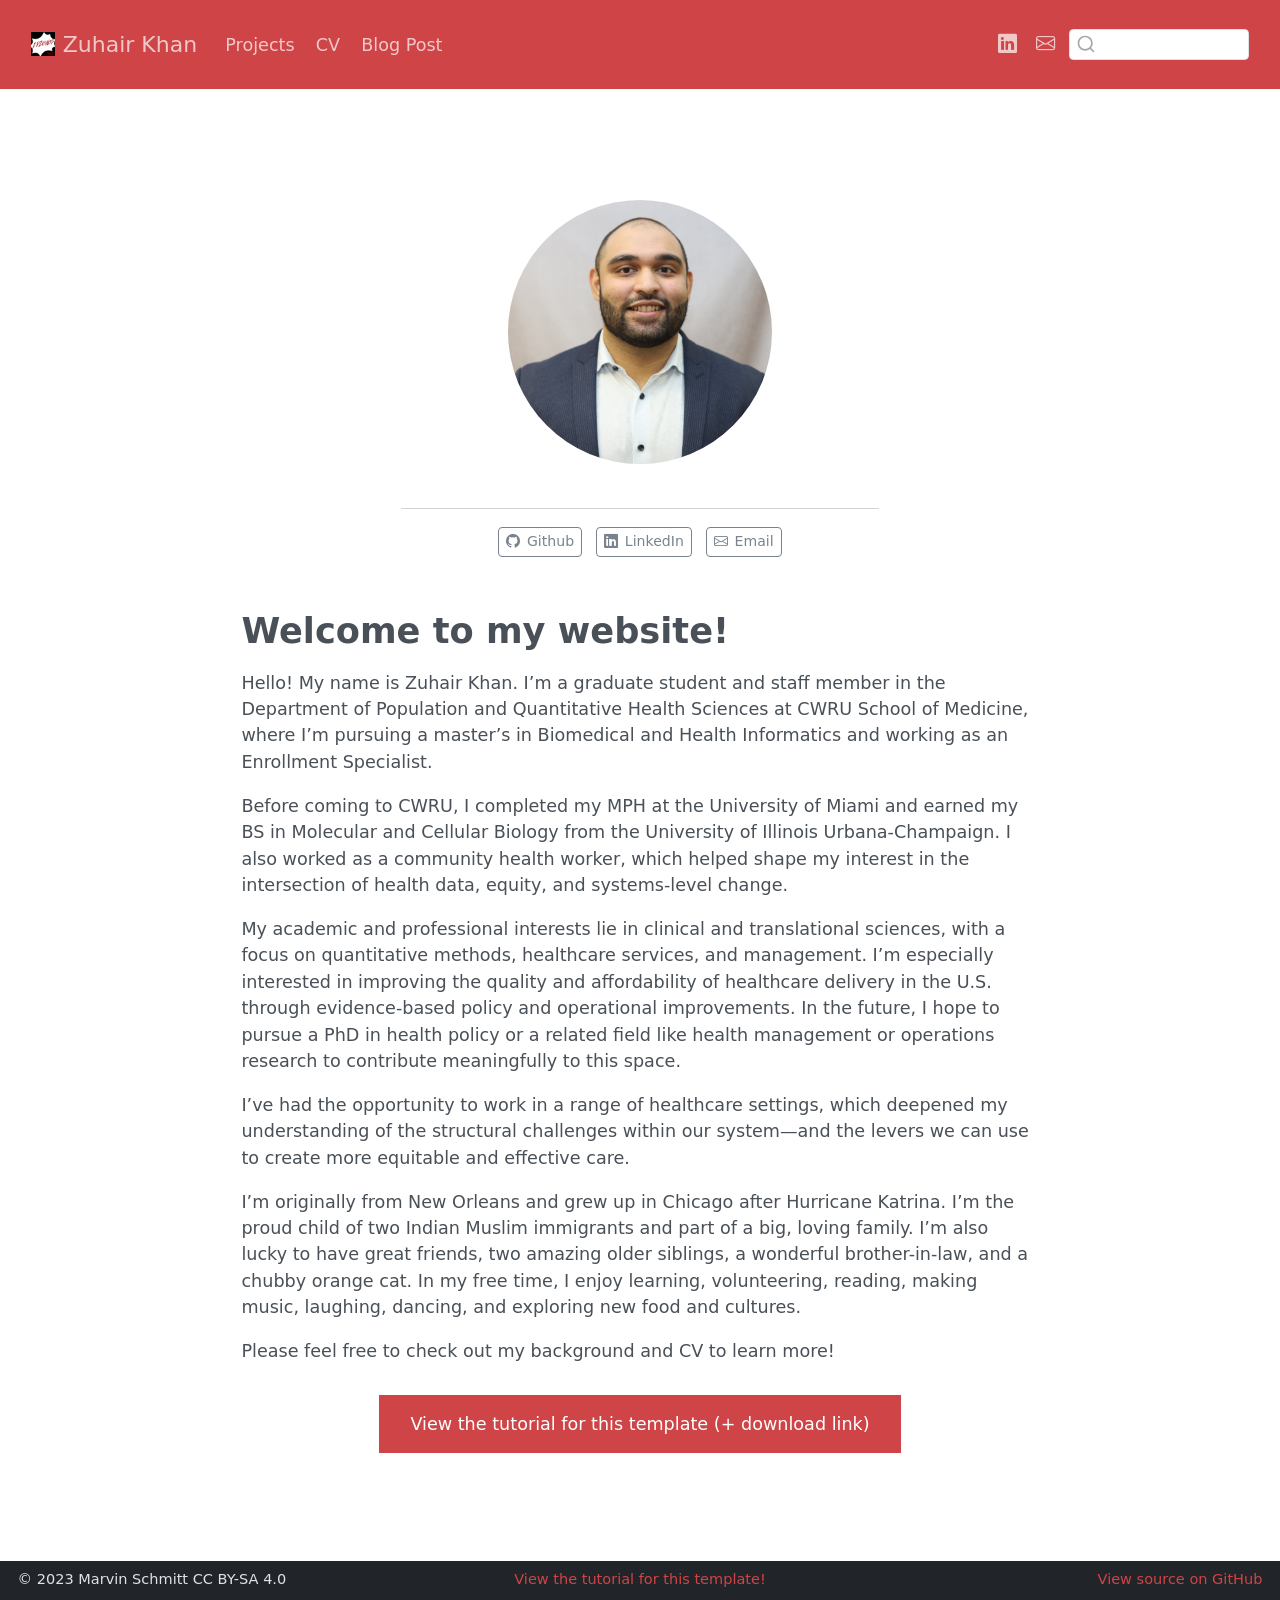
<file: docs/index.html>
<!DOCTYPE html>
<html xmlns="http://www.w3.org/1999/xhtml" lang="en" xml:lang="en"><head>

<meta charset="utf-8">
<meta name="generator" content="quarto-1.5.57">

<meta name="viewport" content="width=device-width, initial-scale=1.0, user-scalable=yes">


<title>Zuhair Khan</title>
<style>
code{white-space: pre-wrap;}
span.smallcaps{font-variant: small-caps;}
div.columns{display: flex; gap: min(4vw, 1.5em);}
div.column{flex: auto; overflow-x: auto;}
div.hanging-indent{margin-left: 1.5em; text-indent: -1.5em;}
ul.task-list{list-style: none;}
ul.task-list li input[type="checkbox"] {
  width: 0.8em;
  margin: 0 0.8em 0.2em -1em; /* quarto-specific, see https://github.com/quarto-dev/quarto-cli/issues/4556 */ 
  vertical-align: middle;
}
</style>


<script src="site_libs/quarto-nav/quarto-nav.js"></script>
<script src="site_libs/clipboard/clipboard.min.js"></script>
<script src="site_libs/quarto-search/autocomplete.umd.js"></script>
<script src="site_libs/quarto-search/fuse.min.js"></script>
<script src="site_libs/quarto-search/quarto-search.js"></script>
<meta name="quarto:offset" content="./">
<link href="./img/logoo2.png" rel="icon" type="image/png">
<script src="site_libs/quarto-html/quarto.js"></script>
<script src="site_libs/quarto-html/popper.min.js"></script>
<script src="site_libs/quarto-html/tippy.umd.min.js"></script>
<link href="site_libs/quarto-html/tippy.css" rel="stylesheet">
<link href="site_libs/quarto-html/quarto-syntax-highlighting.css" rel="stylesheet" id="quarto-text-highlighting-styles">
<script src="site_libs/bootstrap/bootstrap.min.js"></script>
<link href="site_libs/bootstrap/bootstrap-icons.css" rel="stylesheet">
<link href="site_libs/bootstrap/bootstrap.min.css" rel="stylesheet" id="quarto-bootstrap" data-mode="light">
<script id="quarto-search-options" type="application/json">{
  "location": "navbar",
  "copy-button": false,
  "collapse-after": 3,
  "panel-placement": "end",
  "type": "textbox",
  "limit": 50,
  "keyboard-shortcut": [
    "f",
    "/",
    "s"
  ],
  "language": {
    "search-no-results-text": "No results",
    "search-matching-documents-text": "matching documents",
    "search-copy-link-title": "Copy link to search",
    "search-hide-matches-text": "Hide additional matches",
    "search-more-match-text": "more match in this document",
    "search-more-matches-text": "more matches in this document",
    "search-clear-button-title": "Clear",
    "search-text-placeholder": "",
    "search-detached-cancel-button-title": "Cancel",
    "search-submit-button-title": "Submit",
    "search-label": "Search"
  }
}</script>


</head>

<body class="nav-fixed fullcontent">

<div id="quarto-search-results"></div>
  <header id="quarto-header" class="headroom fixed-top">
    <nav class="navbar navbar-expand-lg " data-bs-theme="dark">
      <div class="navbar-container container-fluid">
      <div class="navbar-brand-container mx-auto">
    <a href="./index.html" class="navbar-brand navbar-brand-logo">
    <img src="./img/logoo.png" alt="" class="navbar-logo">
    </a>
    <a class="navbar-brand" href="./index.html">
    <span class="navbar-title">Zuhair Khan</span>
    </a>
  </div>
            <div id="quarto-search" class="" title="Search"></div>
          <button class="navbar-toggler" type="button" data-bs-toggle="collapse" data-bs-target="#navbarCollapse" aria-controls="navbarCollapse" role="menu" aria-expanded="false" aria-label="Toggle navigation" onclick="if (window.quartoToggleHeadroom) { window.quartoToggleHeadroom(); }">
  <span class="navbar-toggler-icon"></span>
</button>
          <div class="collapse navbar-collapse" id="navbarCollapse">
            <ul class="navbar-nav navbar-nav-scroll me-auto">
  <li class="nav-item">
    <a class="nav-link" href="./projects/index.html"> 
<span class="menu-text">Projects</span></a>
  </li>  
  <li class="nav-item">
    <a class="nav-link" href="./cv/index.html"> 
<span class="menu-text">CV</span></a>
  </li>  
  <li class="nav-item">
    <a class="nav-link" href="./blog/index.html"> 
<span class="menu-text">Blog Post</span></a>
  </li>  
</ul>
            <ul class="navbar-nav navbar-nav-scroll ms-auto">
  <li class="nav-item compact">
    <a class="nav-link" href="https://www.linkedin.com/in/zuhair-khan-/"> <i class="bi bi-linkedin" role="img">
</i> 
<span class="menu-text"></span></a>
  </li>  
  <li class="nav-item compact">
    <a class="nav-link" href="mailto:zmk27@case.edu"> <i class="bi bi-envelope" role="img" aria-label="email">
</i> 
<span class="menu-text"></span></a>
  </li>  
</ul>
          </div> <!-- /navcollapse -->
            <div class="quarto-navbar-tools">
</div>
      </div> <!-- /container-fluid -->
    </nav>
</header>
<!-- content -->
<div id="quarto-content" class="quarto-container page-columns page-rows-contents page-layout-article page-navbar">
<!-- sidebar -->
<!-- margin-sidebar -->
    
<!-- main -->
<main class="content" id="quarto-document-content">




<div class="quarto-about-jolla">
  <img src="img/headshot2.jpg" class="about-image
  round " style="height: 15em; width: 15em;">
 <div id="about-block">
</div> 
  <hr class="about-sep">
   <div class="about-links">
  <a href="https://github.com/zmk27" class="about-link" rel="" target="">
    <i class="bi bi-github"></i>
     <span class="about-link-text">Github</span>
  </a>
  <a href="https://www.linkedin.com/in/zuhair-khan-/" class="about-link" rel="" target="">
    <i class="bi bi-linkedin"></i>
     <span class="about-link-text">LinkedIn</span>
  </a>
  <a href="mailto:zmk27@case.edu" class="about-link" rel="" target="">
    <i class="bi bi-envelope"></i>
     <span class="about-link-text">Email</span>
  </a>
</div>
</div>

<section id="welcome-to-my-website" class="level1">
<h1>Welcome to my website!</h1>
<p>Hello! My name is Zuhair Khan. I’m a graduate student and staff member in the Department of Population and Quantitative Health Sciences at CWRU School of Medicine, where I’m pursuing a master’s in Biomedical and Health Informatics and working as an Enrollment Specialist.</p>
<p>Before coming to CWRU, I completed my MPH at the University of Miami and earned my BS in Molecular and Cellular Biology from the University of Illinois Urbana-Champaign. I also worked as a community health worker, which helped shape my interest in the intersection of health data, equity, and systems-level change.</p>
<p>My academic and professional interests lie in clinical and translational sciences, with a focus on quantitative methods, healthcare services, and management. I’m especially interested in improving the quality and affordability of healthcare delivery in the U.S. through evidence-based policy and operational improvements. In the future, I hope to pursue a PhD in health policy or a related field like health management or operations research to contribute meaningfully to this space.</p>
<p>I’ve had the opportunity to work in a range of healthcare settings, which deepened my understanding of the structural challenges within our system—and the levers we can use to create more equitable and effective care.</p>
<p>I’m originally from New Orleans and grew up in Chicago after Hurricane Katrina. I’m the proud child of two Indian Muslim immigrants and part of a big, loving family. I’m also lucky to have great friends, two amazing older siblings, a wonderful brother-in-law, and a chubby orange cat. In my free time, I enjoy learning, volunteering, reading, making music, laughing, dancing, and exploring new food and cultures.</p>
<p>Please feel free to check out my background and CV to learn more!</p>
<div style="margin: 30px; text-align: center;">
<a class="btn btn-primary" href="https://www.marvinschmitt.com/blog/website-tutorial-quarto/" role="button" target="_blank" style="padding: 15px 30px;">View the tutorial for this template (+ download link)</a>
</div>



</section>

</main> <!-- /main -->
<script id="quarto-html-after-body" type="application/javascript">
window.document.addEventListener("DOMContentLoaded", function (event) {
  const toggleBodyColorMode = (bsSheetEl) => {
    const mode = bsSheetEl.getAttribute("data-mode");
    const bodyEl = window.document.querySelector("body");
    if (mode === "dark") {
      bodyEl.classList.add("quarto-dark");
      bodyEl.classList.remove("quarto-light");
    } else {
      bodyEl.classList.add("quarto-light");
      bodyEl.classList.remove("quarto-dark");
    }
  }
  const toggleBodyColorPrimary = () => {
    const bsSheetEl = window.document.querySelector("link#quarto-bootstrap");
    if (bsSheetEl) {
      toggleBodyColorMode(bsSheetEl);
    }
  }
  toggleBodyColorPrimary();  
  const isCodeAnnotation = (el) => {
    for (const clz of el.classList) {
      if (clz.startsWith('code-annotation-')) {                     
        return true;
      }
    }
    return false;
  }
  const onCopySuccess = function(e) {
    // button target
    const button = e.trigger;
    // don't keep focus
    button.blur();
    // flash "checked"
    button.classList.add('code-copy-button-checked');
    var currentTitle = button.getAttribute("title");
    button.setAttribute("title", "Copied!");
    let tooltip;
    if (window.bootstrap) {
      button.setAttribute("data-bs-toggle", "tooltip");
      button.setAttribute("data-bs-placement", "left");
      button.setAttribute("data-bs-title", "Copied!");
      tooltip = new bootstrap.Tooltip(button, 
        { trigger: "manual", 
          customClass: "code-copy-button-tooltip",
          offset: [0, -8]});
      tooltip.show();    
    }
    setTimeout(function() {
      if (tooltip) {
        tooltip.hide();
        button.removeAttribute("data-bs-title");
        button.removeAttribute("data-bs-toggle");
        button.removeAttribute("data-bs-placement");
      }
      button.setAttribute("title", currentTitle);
      button.classList.remove('code-copy-button-checked');
    }, 1000);
    // clear code selection
    e.clearSelection();
  }
  const getTextToCopy = function(trigger) {
      const codeEl = trigger.previousElementSibling.cloneNode(true);
      for (const childEl of codeEl.children) {
        if (isCodeAnnotation(childEl)) {
          childEl.remove();
        }
      }
      return codeEl.innerText;
  }
  const clipboard = new window.ClipboardJS('.code-copy-button:not([data-in-quarto-modal])', {
    text: getTextToCopy
  });
  clipboard.on('success', onCopySuccess);
  if (window.document.getElementById('quarto-embedded-source-code-modal')) {
    // For code content inside modals, clipBoardJS needs to be initialized with a container option
    // TODO: Check when it could be a function (https://github.com/zenorocha/clipboard.js/issues/860)
    const clipboardModal = new window.ClipboardJS('.code-copy-button[data-in-quarto-modal]', {
      text: getTextToCopy,
      container: window.document.getElementById('quarto-embedded-source-code-modal')
    });
    clipboardModal.on('success', onCopySuccess);
  }
    var localhostRegex = new RegExp(/^(?:http|https):\/\/localhost\:?[0-9]*\//);
    var mailtoRegex = new RegExp(/^mailto:/);
      var filterRegex = new RegExp('/' + window.location.host + '/');
    var isInternal = (href) => {
        return filterRegex.test(href) || localhostRegex.test(href) || mailtoRegex.test(href);
    }
    // Inspect non-navigation links and adorn them if external
 	var links = window.document.querySelectorAll('a[href]:not(.nav-link):not(.navbar-brand):not(.toc-action):not(.sidebar-link):not(.sidebar-item-toggle):not(.pagination-link):not(.no-external):not([aria-hidden]):not(.dropdown-item):not(.quarto-navigation-tool):not(.about-link)');
    for (var i=0; i<links.length; i++) {
      const link = links[i];
      if (!isInternal(link.href)) {
        // undo the damage that might have been done by quarto-nav.js in the case of
        // links that we want to consider external
        if (link.dataset.originalHref !== undefined) {
          link.href = link.dataset.originalHref;
        }
      }
    }
  function tippyHover(el, contentFn, onTriggerFn, onUntriggerFn) {
    const config = {
      allowHTML: true,
      maxWidth: 500,
      delay: 100,
      arrow: false,
      appendTo: function(el) {
          return el.parentElement;
      },
      interactive: true,
      interactiveBorder: 10,
      theme: 'quarto',
      placement: 'bottom-start',
    };
    if (contentFn) {
      config.content = contentFn;
    }
    if (onTriggerFn) {
      config.onTrigger = onTriggerFn;
    }
    if (onUntriggerFn) {
      config.onUntrigger = onUntriggerFn;
    }
    window.tippy(el, config); 
  }
  const noterefs = window.document.querySelectorAll('a[role="doc-noteref"]');
  for (var i=0; i<noterefs.length; i++) {
    const ref = noterefs[i];
    tippyHover(ref, function() {
      // use id or data attribute instead here
      let href = ref.getAttribute('data-footnote-href') || ref.getAttribute('href');
      try { href = new URL(href).hash; } catch {}
      const id = href.replace(/^#\/?/, "");
      const note = window.document.getElementById(id);
      if (note) {
        return note.innerHTML;
      } else {
        return "";
      }
    });
  }
  const xrefs = window.document.querySelectorAll('a.quarto-xref');
  const processXRef = (id, note) => {
    // Strip column container classes
    const stripColumnClz = (el) => {
      el.classList.remove("page-full", "page-columns");
      if (el.children) {
        for (const child of el.children) {
          stripColumnClz(child);
        }
      }
    }
    stripColumnClz(note)
    if (id === null || id.startsWith('sec-')) {
      // Special case sections, only their first couple elements
      const container = document.createElement("div");
      if (note.children && note.children.length > 2) {
        container.appendChild(note.children[0].cloneNode(true));
        for (let i = 1; i < note.children.length; i++) {
          const child = note.children[i];
          if (child.tagName === "P" && child.innerText === "") {
            continue;
          } else {
            container.appendChild(child.cloneNode(true));
            break;
          }
        }
        if (window.Quarto?.typesetMath) {
          window.Quarto.typesetMath(container);
        }
        return container.innerHTML
      } else {
        if (window.Quarto?.typesetMath) {
          window.Quarto.typesetMath(note);
        }
        return note.innerHTML;
      }
    } else {
      // Remove any anchor links if they are present
      const anchorLink = note.querySelector('a.anchorjs-link');
      if (anchorLink) {
        anchorLink.remove();
      }
      if (window.Quarto?.typesetMath) {
        window.Quarto.typesetMath(note);
      }
      // TODO in 1.5, we should make sure this works without a callout special case
      if (note.classList.contains("callout")) {
        return note.outerHTML;
      } else {
        return note.innerHTML;
      }
    }
  }
  for (var i=0; i<xrefs.length; i++) {
    const xref = xrefs[i];
    tippyHover(xref, undefined, function(instance) {
      instance.disable();
      let url = xref.getAttribute('href');
      let hash = undefined; 
      if (url.startsWith('#')) {
        hash = url;
      } else {
        try { hash = new URL(url).hash; } catch {}
      }
      if (hash) {
        const id = hash.replace(/^#\/?/, "");
        const note = window.document.getElementById(id);
        if (note !== null) {
          try {
            const html = processXRef(id, note.cloneNode(true));
            instance.setContent(html);
          } finally {
            instance.enable();
            instance.show();
          }
        } else {
          // See if we can fetch this
          fetch(url.split('#')[0])
          .then(res => res.text())
          .then(html => {
            const parser = new DOMParser();
            const htmlDoc = parser.parseFromString(html, "text/html");
            const note = htmlDoc.getElementById(id);
            if (note !== null) {
              const html = processXRef(id, note);
              instance.setContent(html);
            } 
          }).finally(() => {
            instance.enable();
            instance.show();
          });
        }
      } else {
        // See if we can fetch a full url (with no hash to target)
        // This is a special case and we should probably do some content thinning / targeting
        fetch(url)
        .then(res => res.text())
        .then(html => {
          const parser = new DOMParser();
          const htmlDoc = parser.parseFromString(html, "text/html");
          const note = htmlDoc.querySelector('main.content');
          if (note !== null) {
            // This should only happen for chapter cross references
            // (since there is no id in the URL)
            // remove the first header
            if (note.children.length > 0 && note.children[0].tagName === "HEADER") {
              note.children[0].remove();
            }
            const html = processXRef(null, note);
            instance.setContent(html);
          } 
        }).finally(() => {
          instance.enable();
          instance.show();
        });
      }
    }, function(instance) {
    });
  }
      let selectedAnnoteEl;
      const selectorForAnnotation = ( cell, annotation) => {
        let cellAttr = 'data-code-cell="' + cell + '"';
        let lineAttr = 'data-code-annotation="' +  annotation + '"';
        const selector = 'span[' + cellAttr + '][' + lineAttr + ']';
        return selector;
      }
      const selectCodeLines = (annoteEl) => {
        const doc = window.document;
        const targetCell = annoteEl.getAttribute("data-target-cell");
        const targetAnnotation = annoteEl.getAttribute("data-target-annotation");
        const annoteSpan = window.document.querySelector(selectorForAnnotation(targetCell, targetAnnotation));
        const lines = annoteSpan.getAttribute("data-code-lines").split(",");
        const lineIds = lines.map((line) => {
          return targetCell + "-" + line;
        })
        let top = null;
        let height = null;
        let parent = null;
        if (lineIds.length > 0) {
            //compute the position of the single el (top and bottom and make a div)
            const el = window.document.getElementById(lineIds[0]);
            top = el.offsetTop;
            height = el.offsetHeight;
            parent = el.parentElement.parentElement;
          if (lineIds.length > 1) {
            const lastEl = window.document.getElementById(lineIds[lineIds.length - 1]);
            const bottom = lastEl.offsetTop + lastEl.offsetHeight;
            height = bottom - top;
          }
          if (top !== null && height !== null && parent !== null) {
            // cook up a div (if necessary) and position it 
            let div = window.document.getElementById("code-annotation-line-highlight");
            if (div === null) {
              div = window.document.createElement("div");
              div.setAttribute("id", "code-annotation-line-highlight");
              div.style.position = 'absolute';
              parent.appendChild(div);
            }
            div.style.top = top - 2 + "px";
            div.style.height = height + 4 + "px";
            div.style.left = 0;
            let gutterDiv = window.document.getElementById("code-annotation-line-highlight-gutter");
            if (gutterDiv === null) {
              gutterDiv = window.document.createElement("div");
              gutterDiv.setAttribute("id", "code-annotation-line-highlight-gutter");
              gutterDiv.style.position = 'absolute';
              const codeCell = window.document.getElementById(targetCell);
              const gutter = codeCell.querySelector('.code-annotation-gutter');
              gutter.appendChild(gutterDiv);
            }
            gutterDiv.style.top = top - 2 + "px";
            gutterDiv.style.height = height + 4 + "px";
          }
          selectedAnnoteEl = annoteEl;
        }
      };
      const unselectCodeLines = () => {
        const elementsIds = ["code-annotation-line-highlight", "code-annotation-line-highlight-gutter"];
        elementsIds.forEach((elId) => {
          const div = window.document.getElementById(elId);
          if (div) {
            div.remove();
          }
        });
        selectedAnnoteEl = undefined;
      };
        // Handle positioning of the toggle
    window.addEventListener(
      "resize",
      throttle(() => {
        elRect = undefined;
        if (selectedAnnoteEl) {
          selectCodeLines(selectedAnnoteEl);
        }
      }, 10)
    );
    function throttle(fn, ms) {
    let throttle = false;
    let timer;
      return (...args) => {
        if(!throttle) { // first call gets through
            fn.apply(this, args);
            throttle = true;
        } else { // all the others get throttled
            if(timer) clearTimeout(timer); // cancel #2
            timer = setTimeout(() => {
              fn.apply(this, args);
              timer = throttle = false;
            }, ms);
        }
      };
    }
      // Attach click handler to the DT
      const annoteDls = window.document.querySelectorAll('dt[data-target-cell]');
      for (const annoteDlNode of annoteDls) {
        annoteDlNode.addEventListener('click', (event) => {
          const clickedEl = event.target;
          if (clickedEl !== selectedAnnoteEl) {
            unselectCodeLines();
            const activeEl = window.document.querySelector('dt[data-target-cell].code-annotation-active');
            if (activeEl) {
              activeEl.classList.remove('code-annotation-active');
            }
            selectCodeLines(clickedEl);
            clickedEl.classList.add('code-annotation-active');
          } else {
            // Unselect the line
            unselectCodeLines();
            clickedEl.classList.remove('code-annotation-active');
          }
        });
      }
  const findCites = (el) => {
    const parentEl = el.parentElement;
    if (parentEl) {
      const cites = parentEl.dataset.cites;
      if (cites) {
        return {
          el,
          cites: cites.split(' ')
        };
      } else {
        return findCites(el.parentElement)
      }
    } else {
      return undefined;
    }
  };
  var bibliorefs = window.document.querySelectorAll('a[role="doc-biblioref"]');
  for (var i=0; i<bibliorefs.length; i++) {
    const ref = bibliorefs[i];
    const citeInfo = findCites(ref);
    if (citeInfo) {
      tippyHover(citeInfo.el, function() {
        var popup = window.document.createElement('div');
        citeInfo.cites.forEach(function(cite) {
          var citeDiv = window.document.createElement('div');
          citeDiv.classList.add('hanging-indent');
          citeDiv.classList.add('csl-entry');
          var biblioDiv = window.document.getElementById('ref-' + cite);
          if (biblioDiv) {
            citeDiv.innerHTML = biblioDiv.innerHTML;
          }
          popup.appendChild(citeDiv);
        });
        return popup.innerHTML;
      });
    }
  }
});
</script>
</div> <!-- /content -->
<footer class="footer">
  <div class="nav-footer">
    <div class="nav-footer-left">
<p><span class="faux-block">© 2023 Marvin Schmitt CC BY-SA 4.0</span></p>
</div>   
    <div class="nav-footer-center">
<p><span class="faux-block"><a href="https://www.marvinschmitt.com/blog/website-tutorial-quarto/">View the tutorial for this template!</a></span></p>
</div>
    <div class="nav-footer-right">
<p><span class="faux-block"><a href="https://github.com/marvinschmitt/quarto-website-template/">View source on GitHub</a></span></p>
</div>
  </div>
</footer>




</body></html>
</file>
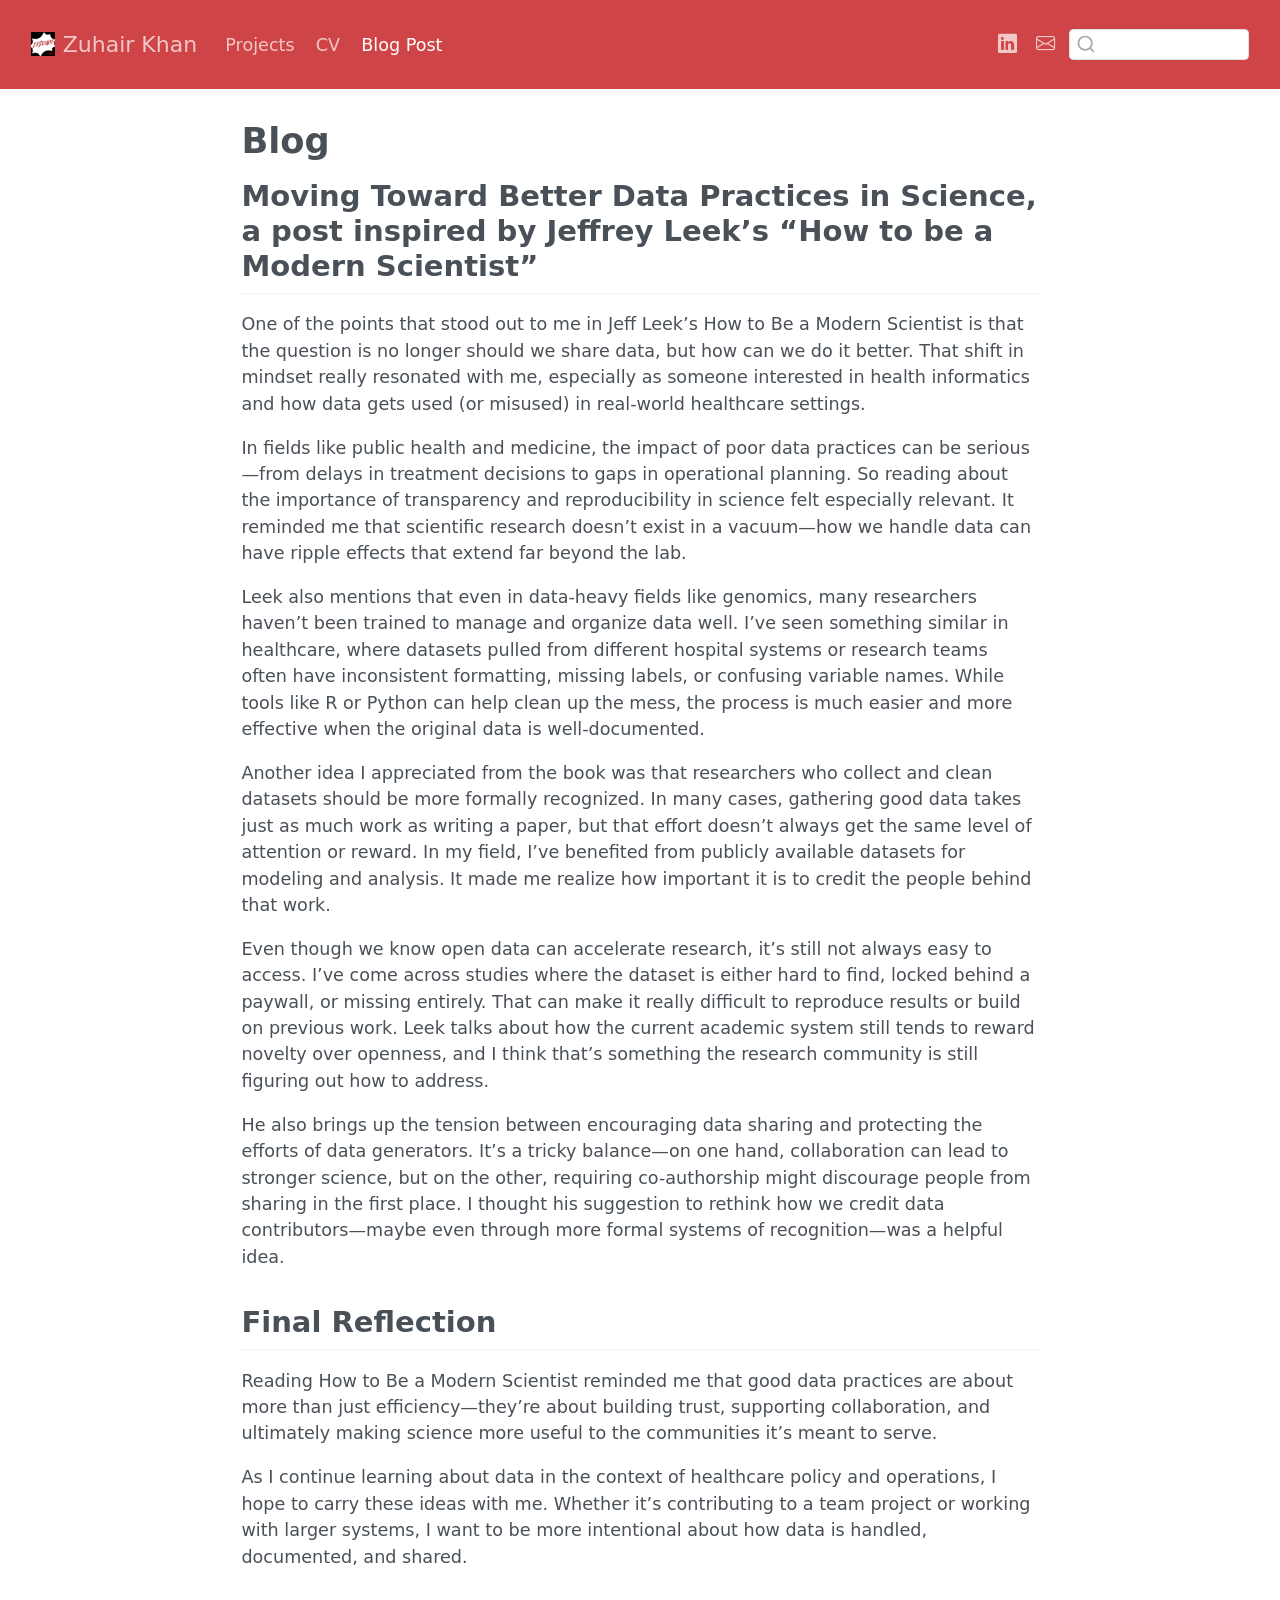
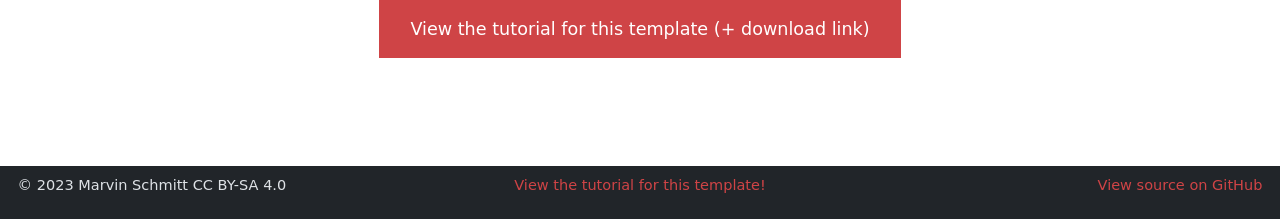
<file: docs/blog/index.html>
<!DOCTYPE html>
<html xmlns="http://www.w3.org/1999/xhtml" lang="en" xml:lang="en"><head>

<meta charset="utf-8">
<meta name="generator" content="quarto-1.5.57">

<meta name="viewport" content="width=device-width, initial-scale=1.0, user-scalable=yes">


<title>Blog – Zuhair Khan</title>
<style>
code{white-space: pre-wrap;}
span.smallcaps{font-variant: small-caps;}
div.columns{display: flex; gap: min(4vw, 1.5em);}
div.column{flex: auto; overflow-x: auto;}
div.hanging-indent{margin-left: 1.5em; text-indent: -1.5em;}
ul.task-list{list-style: none;}
ul.task-list li input[type="checkbox"] {
  width: 0.8em;
  margin: 0 0.8em 0.2em -1em; /* quarto-specific, see https://github.com/quarto-dev/quarto-cli/issues/4556 */ 
  vertical-align: middle;
}
</style>


<script src="../site_libs/quarto-nav/quarto-nav.js"></script>
<script src="../site_libs/clipboard/clipboard.min.js"></script>
<script src="../site_libs/quarto-search/autocomplete.umd.js"></script>
<script src="../site_libs/quarto-search/fuse.min.js"></script>
<script src="../site_libs/quarto-search/quarto-search.js"></script>
<meta name="quarto:offset" content="../">
<link href="../img/logoo2.png" rel="icon" type="image/png">
<script src="../site_libs/quarto-html/quarto.js"></script>
<script src="../site_libs/quarto-html/popper.min.js"></script>
<script src="../site_libs/quarto-html/tippy.umd.min.js"></script>
<script src="../site_libs/quarto-html/anchor.min.js"></script>
<link href="../site_libs/quarto-html/tippy.css" rel="stylesheet">
<link href="../site_libs/quarto-html/quarto-syntax-highlighting.css" rel="stylesheet" id="quarto-text-highlighting-styles">
<script src="../site_libs/bootstrap/bootstrap.min.js"></script>
<link href="../site_libs/bootstrap/bootstrap-icons.css" rel="stylesheet">
<link href="../site_libs/bootstrap/bootstrap.min.css" rel="stylesheet" id="quarto-bootstrap" data-mode="light">
<script id="quarto-search-options" type="application/json">{
  "location": "navbar",
  "copy-button": false,
  "collapse-after": 3,
  "panel-placement": "end",
  "type": "textbox",
  "limit": 50,
  "keyboard-shortcut": [
    "f",
    "/",
    "s"
  ],
  "language": {
    "search-no-results-text": "No results",
    "search-matching-documents-text": "matching documents",
    "search-copy-link-title": "Copy link to search",
    "search-hide-matches-text": "Hide additional matches",
    "search-more-match-text": "more match in this document",
    "search-more-matches-text": "more matches in this document",
    "search-clear-button-title": "Clear",
    "search-text-placeholder": "",
    "search-detached-cancel-button-title": "Cancel",
    "search-submit-button-title": "Submit",
    "search-label": "Search"
  }
}</script>


</head>

<body class="nav-fixed fullcontent">

<div id="quarto-search-results"></div>
  <header id="quarto-header" class="headroom fixed-top">
    <nav class="navbar navbar-expand-lg " data-bs-theme="dark">
      <div class="navbar-container container-fluid">
      <div class="navbar-brand-container mx-auto">
    <a href="../index.html" class="navbar-brand navbar-brand-logo">
    <img src="../img/logoo.png" alt="" class="navbar-logo">
    </a>
    <a class="navbar-brand" href="../index.html">
    <span class="navbar-title">Zuhair Khan</span>
    </a>
  </div>
            <div id="quarto-search" class="" title="Search"></div>
          <button class="navbar-toggler" type="button" data-bs-toggle="collapse" data-bs-target="#navbarCollapse" aria-controls="navbarCollapse" role="menu" aria-expanded="false" aria-label="Toggle navigation" onclick="if (window.quartoToggleHeadroom) { window.quartoToggleHeadroom(); }">
  <span class="navbar-toggler-icon"></span>
</button>
          <div class="collapse navbar-collapse" id="navbarCollapse">
            <ul class="navbar-nav navbar-nav-scroll me-auto">
  <li class="nav-item">
    <a class="nav-link" href="../projects/index.html"> 
<span class="menu-text">Projects</span></a>
  </li>  
  <li class="nav-item">
    <a class="nav-link" href="../cv/index.html"> 
<span class="menu-text">CV</span></a>
  </li>  
  <li class="nav-item">
    <a class="nav-link active" href="../blog/index.html" aria-current="page"> 
<span class="menu-text">Blog Post</span></a>
  </li>  
</ul>
            <ul class="navbar-nav navbar-nav-scroll ms-auto">
  <li class="nav-item compact">
    <a class="nav-link" href="https://www.linkedin.com/in/zuhair-khan-/"> <i class="bi bi-linkedin" role="img">
</i> 
<span class="menu-text"></span></a>
  </li>  
  <li class="nav-item compact">
    <a class="nav-link" href="mailto:zmk27@case.edu"> <i class="bi bi-envelope" role="img" aria-label="email">
</i> 
<span class="menu-text"></span></a>
  </li>  
</ul>
          </div> <!-- /navcollapse -->
            <div class="quarto-navbar-tools">
</div>
      </div> <!-- /container-fluid -->
    </nav>
</header>
<!-- content -->
<div id="quarto-content" class="quarto-container page-columns page-rows-contents page-layout-article page-navbar">
<!-- sidebar -->
<!-- margin-sidebar -->
    
<!-- main -->
<main class="content" id="quarto-document-content">

<header id="title-block-header" class="quarto-title-block default">
<div class="quarto-title">
<h1 class="title">Blog</h1>
</div>



<div class="quarto-title-meta">

    
  
    
  </div>
  


</header>


<section id="moving-toward-better-data-practices-in-science-a-post-inspired-by-jeffrey-leeks-how-to-be-a-modern-scientist" class="level2">
<h2 class="anchored" data-anchor-id="moving-toward-better-data-practices-in-science-a-post-inspired-by-jeffrey-leeks-how-to-be-a-modern-scientist">Moving Toward Better Data Practices in Science, a post inspired by Jeffrey Leek’s “How to be a Modern Scientist”</h2>
<p>One of the points that stood out to me in Jeff Leek’s How to Be a Modern Scientist is that the question is no longer should we share data, but how can we do it better. That shift in mindset really resonated with me, especially as someone interested in health informatics and how data gets used (or misused) in real-world healthcare settings.</p>
<p>In fields like public health and medicine, the impact of poor data practices can be serious—from delays in treatment decisions to gaps in operational planning. So reading about the importance of transparency and reproducibility in science felt especially relevant. It reminded me that scientific research doesn’t exist in a vacuum—how we handle data can have ripple effects that extend far beyond the lab.</p>
<p>Leek also mentions that even in data-heavy fields like genomics, many researchers haven’t been trained to manage and organize data well. I’ve seen something similar in healthcare, where datasets pulled from different hospital systems or research teams often have inconsistent formatting, missing labels, or confusing variable names. While tools like R or Python can help clean up the mess, the process is much easier and more effective when the original data is well-documented.</p>
<p>Another idea I appreciated from the book was that researchers who collect and clean datasets should be more formally recognized. In many cases, gathering good data takes just as much work as writing a paper, but that effort doesn’t always get the same level of attention or reward. In my field, I’ve benefited from publicly available datasets for modeling and analysis. It made me realize how important it is to credit the people behind that work.</p>
<p>Even though we know open data can accelerate research, it’s still not always easy to access. I’ve come across studies where the dataset is either hard to find, locked behind a paywall, or missing entirely. That can make it really difficult to reproduce results or build on previous work. Leek talks about how the current academic system still tends to reward novelty over openness, and I think that’s something the research community is still figuring out how to address.</p>
<p>He also brings up the tension between encouraging data sharing and protecting the efforts of data generators. It’s a tricky balance—on one hand, collaboration can lead to stronger science, but on the other, requiring co-authorship might discourage people from sharing in the first place. I thought his suggestion to rethink how we credit data contributors—maybe even through more formal systems of recognition—was a helpful idea.</p>
</section>
<section id="final-reflection" class="level2">
<h2 class="anchored" data-anchor-id="final-reflection">Final Reflection</h2>
<p>Reading How to Be a Modern Scientist reminded me that good data practices are about more than just efficiency—they’re about building trust, supporting collaboration, and ultimately making science more useful to the communities it’s meant to serve.</p>
<p>As I continue learning about data in the context of healthcare policy and operations, I hope to carry these ideas with me. Whether it’s contributing to a team project or working with larger systems, I want to be more intentional about how data is handled, documented, and shared.</p>
<div style="margin: 30px; text-align: center;">
<a class="btn btn-primary" href="https://www.marvinschmitt.com/blog/website-tutorial-quarto/" role="button" target="_blank" style="padding: 15px 30px;">View the tutorial for this template (+ download link)</a>
</div>


</section>

</main> <!-- /main -->
<script id="quarto-html-after-body" type="application/javascript">
window.document.addEventListener("DOMContentLoaded", function (event) {
  const toggleBodyColorMode = (bsSheetEl) => {
    const mode = bsSheetEl.getAttribute("data-mode");
    const bodyEl = window.document.querySelector("body");
    if (mode === "dark") {
      bodyEl.classList.add("quarto-dark");
      bodyEl.classList.remove("quarto-light");
    } else {
      bodyEl.classList.add("quarto-light");
      bodyEl.classList.remove("quarto-dark");
    }
  }
  const toggleBodyColorPrimary = () => {
    const bsSheetEl = window.document.querySelector("link#quarto-bootstrap");
    if (bsSheetEl) {
      toggleBodyColorMode(bsSheetEl);
    }
  }
  toggleBodyColorPrimary();  
  const icon = "";
  const anchorJS = new window.AnchorJS();
  anchorJS.options = {
    placement: 'right',
    icon: icon
  };
  anchorJS.add('.anchored');
  const isCodeAnnotation = (el) => {
    for (const clz of el.classList) {
      if (clz.startsWith('code-annotation-')) {                     
        return true;
      }
    }
    return false;
  }
  const onCopySuccess = function(e) {
    // button target
    const button = e.trigger;
    // don't keep focus
    button.blur();
    // flash "checked"
    button.classList.add('code-copy-button-checked');
    var currentTitle = button.getAttribute("title");
    button.setAttribute("title", "Copied!");
    let tooltip;
    if (window.bootstrap) {
      button.setAttribute("data-bs-toggle", "tooltip");
      button.setAttribute("data-bs-placement", "left");
      button.setAttribute("data-bs-title", "Copied!");
      tooltip = new bootstrap.Tooltip(button, 
        { trigger: "manual", 
          customClass: "code-copy-button-tooltip",
          offset: [0, -8]});
      tooltip.show();    
    }
    setTimeout(function() {
      if (tooltip) {
        tooltip.hide();
        button.removeAttribute("data-bs-title");
        button.removeAttribute("data-bs-toggle");
        button.removeAttribute("data-bs-placement");
      }
      button.setAttribute("title", currentTitle);
      button.classList.remove('code-copy-button-checked');
    }, 1000);
    // clear code selection
    e.clearSelection();
  }
  const getTextToCopy = function(trigger) {
      const codeEl = trigger.previousElementSibling.cloneNode(true);
      for (const childEl of codeEl.children) {
        if (isCodeAnnotation(childEl)) {
          childEl.remove();
        }
      }
      return codeEl.innerText;
  }
  const clipboard = new window.ClipboardJS('.code-copy-button:not([data-in-quarto-modal])', {
    text: getTextToCopy
  });
  clipboard.on('success', onCopySuccess);
  if (window.document.getElementById('quarto-embedded-source-code-modal')) {
    // For code content inside modals, clipBoardJS needs to be initialized with a container option
    // TODO: Check when it could be a function (https://github.com/zenorocha/clipboard.js/issues/860)
    const clipboardModal = new window.ClipboardJS('.code-copy-button[data-in-quarto-modal]', {
      text: getTextToCopy,
      container: window.document.getElementById('quarto-embedded-source-code-modal')
    });
    clipboardModal.on('success', onCopySuccess);
  }
    var localhostRegex = new RegExp(/^(?:http|https):\/\/localhost\:?[0-9]*\//);
    var mailtoRegex = new RegExp(/^mailto:/);
      var filterRegex = new RegExp('/' + window.location.host + '/');
    var isInternal = (href) => {
        return filterRegex.test(href) || localhostRegex.test(href) || mailtoRegex.test(href);
    }
    // Inspect non-navigation links and adorn them if external
 	var links = window.document.querySelectorAll('a[href]:not(.nav-link):not(.navbar-brand):not(.toc-action):not(.sidebar-link):not(.sidebar-item-toggle):not(.pagination-link):not(.no-external):not([aria-hidden]):not(.dropdown-item):not(.quarto-navigation-tool):not(.about-link)');
    for (var i=0; i<links.length; i++) {
      const link = links[i];
      if (!isInternal(link.href)) {
        // undo the damage that might have been done by quarto-nav.js in the case of
        // links that we want to consider external
        if (link.dataset.originalHref !== undefined) {
          link.href = link.dataset.originalHref;
        }
      }
    }
  function tippyHover(el, contentFn, onTriggerFn, onUntriggerFn) {
    const config = {
      allowHTML: true,
      maxWidth: 500,
      delay: 100,
      arrow: false,
      appendTo: function(el) {
          return el.parentElement;
      },
      interactive: true,
      interactiveBorder: 10,
      theme: 'quarto',
      placement: 'bottom-start',
    };
    if (contentFn) {
      config.content = contentFn;
    }
    if (onTriggerFn) {
      config.onTrigger = onTriggerFn;
    }
    if (onUntriggerFn) {
      config.onUntrigger = onUntriggerFn;
    }
    window.tippy(el, config); 
  }
  const noterefs = window.document.querySelectorAll('a[role="doc-noteref"]');
  for (var i=0; i<noterefs.length; i++) {
    const ref = noterefs[i];
    tippyHover(ref, function() {
      // use id or data attribute instead here
      let href = ref.getAttribute('data-footnote-href') || ref.getAttribute('href');
      try { href = new URL(href).hash; } catch {}
      const id = href.replace(/^#\/?/, "");
      const note = window.document.getElementById(id);
      if (note) {
        return note.innerHTML;
      } else {
        return "";
      }
    });
  }
  const xrefs = window.document.querySelectorAll('a.quarto-xref');
  const processXRef = (id, note) => {
    // Strip column container classes
    const stripColumnClz = (el) => {
      el.classList.remove("page-full", "page-columns");
      if (el.children) {
        for (const child of el.children) {
          stripColumnClz(child);
        }
      }
    }
    stripColumnClz(note)
    if (id === null || id.startsWith('sec-')) {
      // Special case sections, only their first couple elements
      const container = document.createElement("div");
      if (note.children && note.children.length > 2) {
        container.appendChild(note.children[0].cloneNode(true));
        for (let i = 1; i < note.children.length; i++) {
          const child = note.children[i];
          if (child.tagName === "P" && child.innerText === "") {
            continue;
          } else {
            container.appendChild(child.cloneNode(true));
            break;
          }
        }
        if (window.Quarto?.typesetMath) {
          window.Quarto.typesetMath(container);
        }
        return container.innerHTML
      } else {
        if (window.Quarto?.typesetMath) {
          window.Quarto.typesetMath(note);
        }
        return note.innerHTML;
      }
    } else {
      // Remove any anchor links if they are present
      const anchorLink = note.querySelector('a.anchorjs-link');
      if (anchorLink) {
        anchorLink.remove();
      }
      if (window.Quarto?.typesetMath) {
        window.Quarto.typesetMath(note);
      }
      // TODO in 1.5, we should make sure this works without a callout special case
      if (note.classList.contains("callout")) {
        return note.outerHTML;
      } else {
        return note.innerHTML;
      }
    }
  }
  for (var i=0; i<xrefs.length; i++) {
    const xref = xrefs[i];
    tippyHover(xref, undefined, function(instance) {
      instance.disable();
      let url = xref.getAttribute('href');
      let hash = undefined; 
      if (url.startsWith('#')) {
        hash = url;
      } else {
        try { hash = new URL(url).hash; } catch {}
      }
      if (hash) {
        const id = hash.replace(/^#\/?/, "");
        const note = window.document.getElementById(id);
        if (note !== null) {
          try {
            const html = processXRef(id, note.cloneNode(true));
            instance.setContent(html);
          } finally {
            instance.enable();
            instance.show();
          }
        } else {
          // See if we can fetch this
          fetch(url.split('#')[0])
          .then(res => res.text())
          .then(html => {
            const parser = new DOMParser();
            const htmlDoc = parser.parseFromString(html, "text/html");
            const note = htmlDoc.getElementById(id);
            if (note !== null) {
              const html = processXRef(id, note);
              instance.setContent(html);
            } 
          }).finally(() => {
            instance.enable();
            instance.show();
          });
        }
      } else {
        // See if we can fetch a full url (with no hash to target)
        // This is a special case and we should probably do some content thinning / targeting
        fetch(url)
        .then(res => res.text())
        .then(html => {
          const parser = new DOMParser();
          const htmlDoc = parser.parseFromString(html, "text/html");
          const note = htmlDoc.querySelector('main.content');
          if (note !== null) {
            // This should only happen for chapter cross references
            // (since there is no id in the URL)
            // remove the first header
            if (note.children.length > 0 && note.children[0].tagName === "HEADER") {
              note.children[0].remove();
            }
            const html = processXRef(null, note);
            instance.setContent(html);
          } 
        }).finally(() => {
          instance.enable();
          instance.show();
        });
      }
    }, function(instance) {
    });
  }
      let selectedAnnoteEl;
      const selectorForAnnotation = ( cell, annotation) => {
        let cellAttr = 'data-code-cell="' + cell + '"';
        let lineAttr = 'data-code-annotation="' +  annotation + '"';
        const selector = 'span[' + cellAttr + '][' + lineAttr + ']';
        return selector;
      }
      const selectCodeLines = (annoteEl) => {
        const doc = window.document;
        const targetCell = annoteEl.getAttribute("data-target-cell");
        const targetAnnotation = annoteEl.getAttribute("data-target-annotation");
        const annoteSpan = window.document.querySelector(selectorForAnnotation(targetCell, targetAnnotation));
        const lines = annoteSpan.getAttribute("data-code-lines").split(",");
        const lineIds = lines.map((line) => {
          return targetCell + "-" + line;
        })
        let top = null;
        let height = null;
        let parent = null;
        if (lineIds.length > 0) {
            //compute the position of the single el (top and bottom and make a div)
            const el = window.document.getElementById(lineIds[0]);
            top = el.offsetTop;
            height = el.offsetHeight;
            parent = el.parentElement.parentElement;
          if (lineIds.length > 1) {
            const lastEl = window.document.getElementById(lineIds[lineIds.length - 1]);
            const bottom = lastEl.offsetTop + lastEl.offsetHeight;
            height = bottom - top;
          }
          if (top !== null && height !== null && parent !== null) {
            // cook up a div (if necessary) and position it 
            let div = window.document.getElementById("code-annotation-line-highlight");
            if (div === null) {
              div = window.document.createElement("div");
              div.setAttribute("id", "code-annotation-line-highlight");
              div.style.position = 'absolute';
              parent.appendChild(div);
            }
            div.style.top = top - 2 + "px";
            div.style.height = height + 4 + "px";
            div.style.left = 0;
            let gutterDiv = window.document.getElementById("code-annotation-line-highlight-gutter");
            if (gutterDiv === null) {
              gutterDiv = window.document.createElement("div");
              gutterDiv.setAttribute("id", "code-annotation-line-highlight-gutter");
              gutterDiv.style.position = 'absolute';
              const codeCell = window.document.getElementById(targetCell);
              const gutter = codeCell.querySelector('.code-annotation-gutter');
              gutter.appendChild(gutterDiv);
            }
            gutterDiv.style.top = top - 2 + "px";
            gutterDiv.style.height = height + 4 + "px";
          }
          selectedAnnoteEl = annoteEl;
        }
      };
      const unselectCodeLines = () => {
        const elementsIds = ["code-annotation-line-highlight", "code-annotation-line-highlight-gutter"];
        elementsIds.forEach((elId) => {
          const div = window.document.getElementById(elId);
          if (div) {
            div.remove();
          }
        });
        selectedAnnoteEl = undefined;
      };
        // Handle positioning of the toggle
    window.addEventListener(
      "resize",
      throttle(() => {
        elRect = undefined;
        if (selectedAnnoteEl) {
          selectCodeLines(selectedAnnoteEl);
        }
      }, 10)
    );
    function throttle(fn, ms) {
    let throttle = false;
    let timer;
      return (...args) => {
        if(!throttle) { // first call gets through
            fn.apply(this, args);
            throttle = true;
        } else { // all the others get throttled
            if(timer) clearTimeout(timer); // cancel #2
            timer = setTimeout(() => {
              fn.apply(this, args);
              timer = throttle = false;
            }, ms);
        }
      };
    }
      // Attach click handler to the DT
      const annoteDls = window.document.querySelectorAll('dt[data-target-cell]');
      for (const annoteDlNode of annoteDls) {
        annoteDlNode.addEventListener('click', (event) => {
          const clickedEl = event.target;
          if (clickedEl !== selectedAnnoteEl) {
            unselectCodeLines();
            const activeEl = window.document.querySelector('dt[data-target-cell].code-annotation-active');
            if (activeEl) {
              activeEl.classList.remove('code-annotation-active');
            }
            selectCodeLines(clickedEl);
            clickedEl.classList.add('code-annotation-active');
          } else {
            // Unselect the line
            unselectCodeLines();
            clickedEl.classList.remove('code-annotation-active');
          }
        });
      }
  const findCites = (el) => {
    const parentEl = el.parentElement;
    if (parentEl) {
      const cites = parentEl.dataset.cites;
      if (cites) {
        return {
          el,
          cites: cites.split(' ')
        };
      } else {
        return findCites(el.parentElement)
      }
    } else {
      return undefined;
    }
  };
  var bibliorefs = window.document.querySelectorAll('a[role="doc-biblioref"]');
  for (var i=0; i<bibliorefs.length; i++) {
    const ref = bibliorefs[i];
    const citeInfo = findCites(ref);
    if (citeInfo) {
      tippyHover(citeInfo.el, function() {
        var popup = window.document.createElement('div');
        citeInfo.cites.forEach(function(cite) {
          var citeDiv = window.document.createElement('div');
          citeDiv.classList.add('hanging-indent');
          citeDiv.classList.add('csl-entry');
          var biblioDiv = window.document.getElementById('ref-' + cite);
          if (biblioDiv) {
            citeDiv.innerHTML = biblioDiv.innerHTML;
          }
          popup.appendChild(citeDiv);
        });
        return popup.innerHTML;
      });
    }
  }
});
</script>
</div> <!-- /content -->
<footer class="footer">
  <div class="nav-footer">
    <div class="nav-footer-left">
<p><span class="faux-block">© 2023 Marvin Schmitt CC BY-SA 4.0</span></p>
</div>   
    <div class="nav-footer-center">
<p><span class="faux-block"><a href="https://www.marvinschmitt.com/blog/website-tutorial-quarto/">View the tutorial for this template!</a></span></p>
</div>
    <div class="nav-footer-right">
<p><span class="faux-block"><a href="https://github.com/marvinschmitt/quarto-website-template/">View source on GitHub</a></span></p>
</div>
  </div>
</footer>




</body></html>
</file>
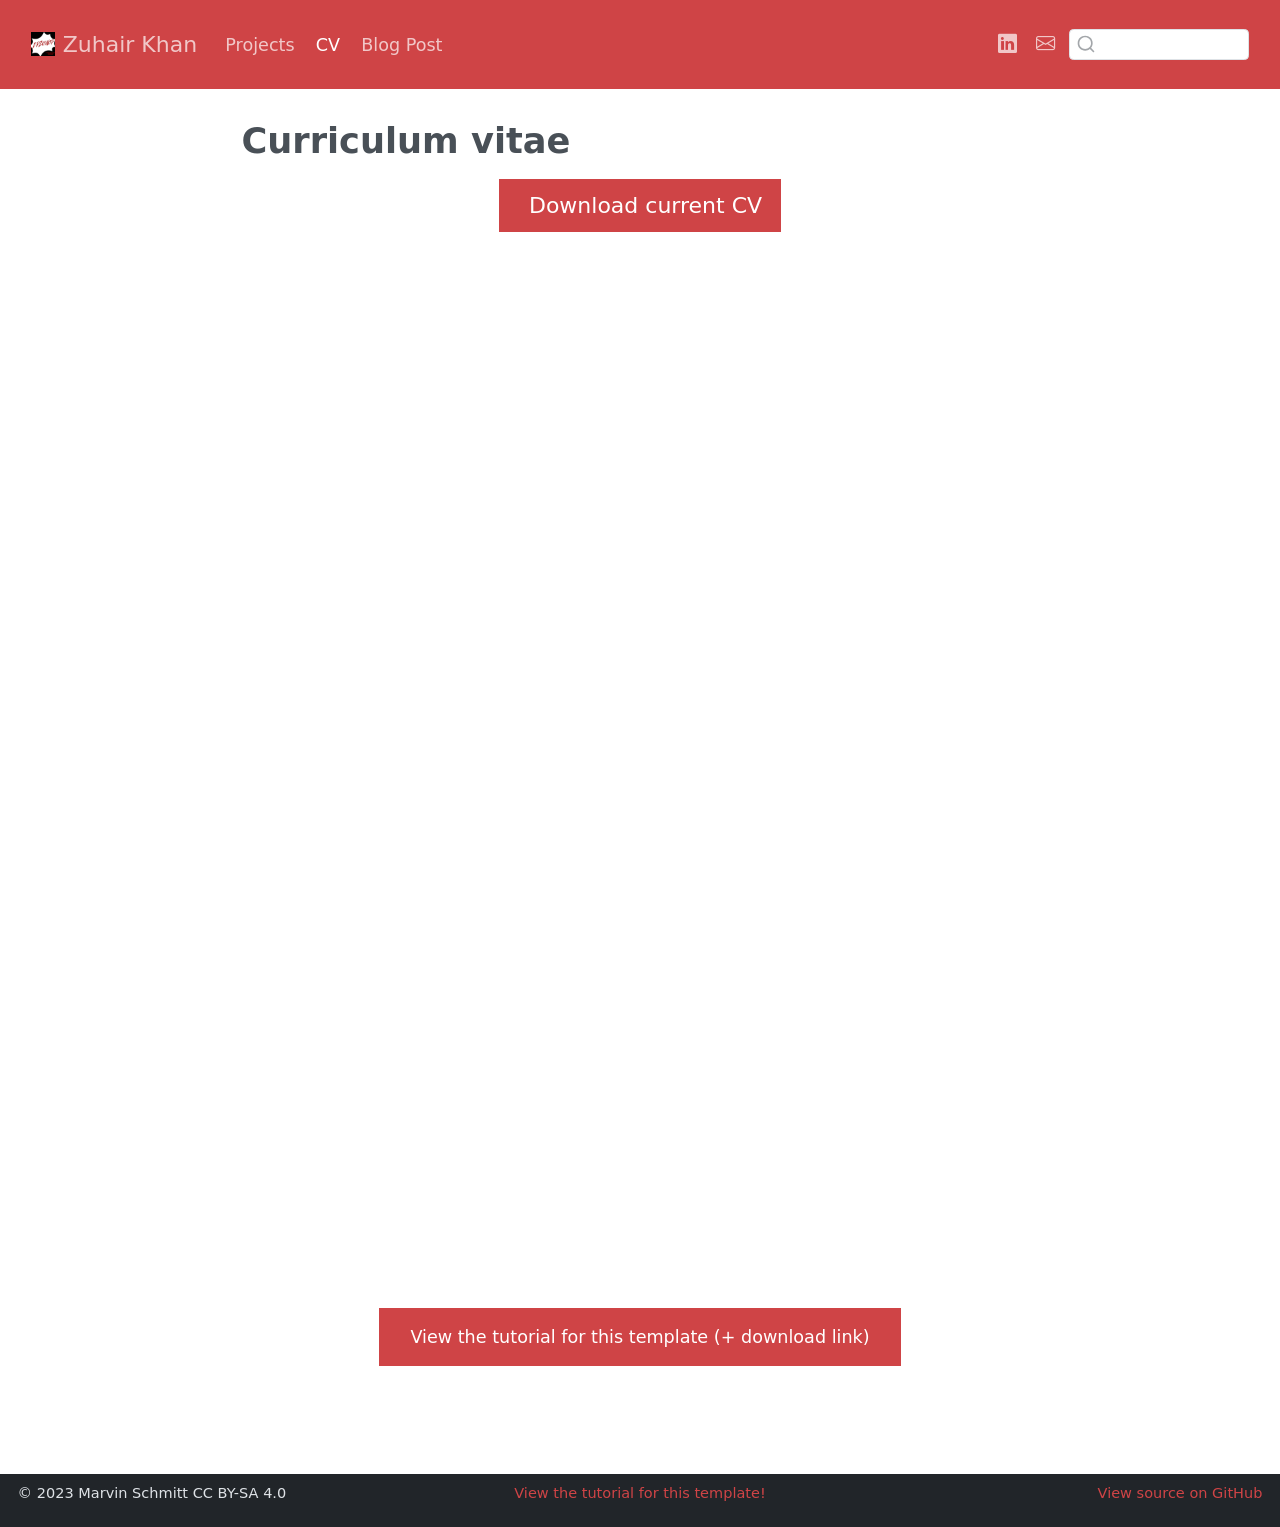
<file: docs/cv/index.html>
<!DOCTYPE html>
<html xmlns="http://www.w3.org/1999/xhtml" lang="en" xml:lang="en"><head>

<meta charset="utf-8">
<meta name="generator" content="quarto-1.5.57">

<meta name="viewport" content="width=device-width, initial-scale=1.0, user-scalable=yes">


<title>Curriculum vitae – Zuhair Khan</title>
<style>
code{white-space: pre-wrap;}
span.smallcaps{font-variant: small-caps;}
div.columns{display: flex; gap: min(4vw, 1.5em);}
div.column{flex: auto; overflow-x: auto;}
div.hanging-indent{margin-left: 1.5em; text-indent: -1.5em;}
ul.task-list{list-style: none;}
ul.task-list li input[type="checkbox"] {
  width: 0.8em;
  margin: 0 0.8em 0.2em -1em; /* quarto-specific, see https://github.com/quarto-dev/quarto-cli/issues/4556 */ 
  vertical-align: middle;
}
</style>


<script src="../site_libs/quarto-nav/quarto-nav.js"></script>
<script src="../site_libs/clipboard/clipboard.min.js"></script>
<script src="../site_libs/quarto-search/autocomplete.umd.js"></script>
<script src="../site_libs/quarto-search/fuse.min.js"></script>
<script src="../site_libs/quarto-search/quarto-search.js"></script>
<meta name="quarto:offset" content="../">
<link href="../img/logoo2.png" rel="icon" type="image/png">
<script src="../site_libs/quarto-html/quarto.js"></script>
<script src="../site_libs/quarto-html/popper.min.js"></script>
<script src="../site_libs/quarto-html/tippy.umd.min.js"></script>
<script src="../site_libs/quarto-html/anchor.min.js"></script>
<link href="../site_libs/quarto-html/tippy.css" rel="stylesheet">
<link href="../site_libs/quarto-html/quarto-syntax-highlighting.css" rel="stylesheet" id="quarto-text-highlighting-styles">
<script src="../site_libs/bootstrap/bootstrap.min.js"></script>
<link href="../site_libs/bootstrap/bootstrap-icons.css" rel="stylesheet">
<link href="../site_libs/bootstrap/bootstrap.min.css" rel="stylesheet" id="quarto-bootstrap" data-mode="light">
<script id="quarto-search-options" type="application/json">{
  "location": "navbar",
  "copy-button": false,
  "collapse-after": 3,
  "panel-placement": "end",
  "type": "textbox",
  "limit": 50,
  "keyboard-shortcut": [
    "f",
    "/",
    "s"
  ],
  "language": {
    "search-no-results-text": "No results",
    "search-matching-documents-text": "matching documents",
    "search-copy-link-title": "Copy link to search",
    "search-hide-matches-text": "Hide additional matches",
    "search-more-match-text": "more match in this document",
    "search-more-matches-text": "more matches in this document",
    "search-clear-button-title": "Clear",
    "search-text-placeholder": "",
    "search-detached-cancel-button-title": "Cancel",
    "search-submit-button-title": "Submit",
    "search-label": "Search"
  }
}</script>


</head>

<body class="nav-fixed fullcontent">

<div id="quarto-search-results"></div>
  <header id="quarto-header" class="headroom fixed-top">
    <nav class="navbar navbar-expand-lg " data-bs-theme="dark">
      <div class="navbar-container container-fluid">
      <div class="navbar-brand-container mx-auto">
    <a href="../index.html" class="navbar-brand navbar-brand-logo">
    <img src="../img/logoo.png" alt="" class="navbar-logo">
    </a>
    <a class="navbar-brand" href="../index.html">
    <span class="navbar-title">Zuhair Khan</span>
    </a>
  </div>
            <div id="quarto-search" class="" title="Search"></div>
          <button class="navbar-toggler" type="button" data-bs-toggle="collapse" data-bs-target="#navbarCollapse" aria-controls="navbarCollapse" role="menu" aria-expanded="false" aria-label="Toggle navigation" onclick="if (window.quartoToggleHeadroom) { window.quartoToggleHeadroom(); }">
  <span class="navbar-toggler-icon"></span>
</button>
          <div class="collapse navbar-collapse" id="navbarCollapse">
            <ul class="navbar-nav navbar-nav-scroll me-auto">
  <li class="nav-item">
    <a class="nav-link" href="../projects/index.html"> 
<span class="menu-text">Projects</span></a>
  </li>  
  <li class="nav-item">
    <a class="nav-link active" href="../cv/index.html" aria-current="page"> 
<span class="menu-text">CV</span></a>
  </li>  
  <li class="nav-item">
    <a class="nav-link" href="../blog/index.html"> 
<span class="menu-text">Blog Post</span></a>
  </li>  
</ul>
            <ul class="navbar-nav navbar-nav-scroll ms-auto">
  <li class="nav-item compact">
    <a class="nav-link" href="https://www.linkedin.com/in/zuhair-khan-/"> <i class="bi bi-linkedin" role="img">
</i> 
<span class="menu-text"></span></a>
  </li>  
  <li class="nav-item compact">
    <a class="nav-link" href="mailto:zmk27@case.edu"> <i class="bi bi-envelope" role="img" aria-label="email">
</i> 
<span class="menu-text"></span></a>
  </li>  
</ul>
          </div> <!-- /navcollapse -->
            <div class="quarto-navbar-tools">
</div>
      </div> <!-- /container-fluid -->
    </nav>
</header>
<!-- content -->
<div id="quarto-content" class="quarto-container page-columns page-rows-contents page-layout-article page-navbar">
<!-- sidebar -->
<!-- margin-sidebar -->
    
<!-- main -->
<main class="content" id="quarto-document-content">

<header id="title-block-header" class="quarto-title-block default">
<div class="quarto-title">
<h1 class="title">Curriculum vitae</h1>
</div>



<div class="quarto-title-meta">

    
  
    
  </div>
  


</header>


<div class="cell">
<style type="text/css">
.embed-container {
    position: relative;
    padding-bottom: 129%;
    height: 0;
    overflow: hidden;
    max-width: 100%;
}
.embed-container iframe,
.embed-container object,
.embed-container embed {
    position: absolute;
    top: 0;
    left: 0;
    width: 100%;
    height: 100%;
}
</style>
</div>
<p class="text-center">
  <a class="btn btn-primary btn-lg cv-download" href="cv.pdf" target="_blank">
    <i class="fa-solid fa-file-arrow-down"></i> Download current CV
  </a>
</p>
<div class="embed-container">
  <iframe src="cv.pdf#toolbar=0" style="border: 0.5px;width: 100%;"></iframe>
</div>
<div style="margin: 30px; text-align: center;">
<a class="btn btn-primary" href="https://www.marvinschmitt.com/blog/website-tutorial-quarto/" role="button" target="_blank" style="padding: 15px 30px;">View the tutorial for this template (+ download link)</a>
</div>



</main> <!-- /main -->
<script id="quarto-html-after-body" type="application/javascript">
window.document.addEventListener("DOMContentLoaded", function (event) {
  const toggleBodyColorMode = (bsSheetEl) => {
    const mode = bsSheetEl.getAttribute("data-mode");
    const bodyEl = window.document.querySelector("body");
    if (mode === "dark") {
      bodyEl.classList.add("quarto-dark");
      bodyEl.classList.remove("quarto-light");
    } else {
      bodyEl.classList.add("quarto-light");
      bodyEl.classList.remove("quarto-dark");
    }
  }
  const toggleBodyColorPrimary = () => {
    const bsSheetEl = window.document.querySelector("link#quarto-bootstrap");
    if (bsSheetEl) {
      toggleBodyColorMode(bsSheetEl);
    }
  }
  toggleBodyColorPrimary();  
  const icon = "";
  const anchorJS = new window.AnchorJS();
  anchorJS.options = {
    placement: 'right',
    icon: icon
  };
  anchorJS.add('.anchored');
  const isCodeAnnotation = (el) => {
    for (const clz of el.classList) {
      if (clz.startsWith('code-annotation-')) {                     
        return true;
      }
    }
    return false;
  }
  const onCopySuccess = function(e) {
    // button target
    const button = e.trigger;
    // don't keep focus
    button.blur();
    // flash "checked"
    button.classList.add('code-copy-button-checked');
    var currentTitle = button.getAttribute("title");
    button.setAttribute("title", "Copied!");
    let tooltip;
    if (window.bootstrap) {
      button.setAttribute("data-bs-toggle", "tooltip");
      button.setAttribute("data-bs-placement", "left");
      button.setAttribute("data-bs-title", "Copied!");
      tooltip = new bootstrap.Tooltip(button, 
        { trigger: "manual", 
          customClass: "code-copy-button-tooltip",
          offset: [0, -8]});
      tooltip.show();    
    }
    setTimeout(function() {
      if (tooltip) {
        tooltip.hide();
        button.removeAttribute("data-bs-title");
        button.removeAttribute("data-bs-toggle");
        button.removeAttribute("data-bs-placement");
      }
      button.setAttribute("title", currentTitle);
      button.classList.remove('code-copy-button-checked');
    }, 1000);
    // clear code selection
    e.clearSelection();
  }
  const getTextToCopy = function(trigger) {
      const codeEl = trigger.previousElementSibling.cloneNode(true);
      for (const childEl of codeEl.children) {
        if (isCodeAnnotation(childEl)) {
          childEl.remove();
        }
      }
      return codeEl.innerText;
  }
  const clipboard = new window.ClipboardJS('.code-copy-button:not([data-in-quarto-modal])', {
    text: getTextToCopy
  });
  clipboard.on('success', onCopySuccess);
  if (window.document.getElementById('quarto-embedded-source-code-modal')) {
    // For code content inside modals, clipBoardJS needs to be initialized with a container option
    // TODO: Check when it could be a function (https://github.com/zenorocha/clipboard.js/issues/860)
    const clipboardModal = new window.ClipboardJS('.code-copy-button[data-in-quarto-modal]', {
      text: getTextToCopy,
      container: window.document.getElementById('quarto-embedded-source-code-modal')
    });
    clipboardModal.on('success', onCopySuccess);
  }
    var localhostRegex = new RegExp(/^(?:http|https):\/\/localhost\:?[0-9]*\//);
    var mailtoRegex = new RegExp(/^mailto:/);
      var filterRegex = new RegExp('/' + window.location.host + '/');
    var isInternal = (href) => {
        return filterRegex.test(href) || localhostRegex.test(href) || mailtoRegex.test(href);
    }
    // Inspect non-navigation links and adorn them if external
 	var links = window.document.querySelectorAll('a[href]:not(.nav-link):not(.navbar-brand):not(.toc-action):not(.sidebar-link):not(.sidebar-item-toggle):not(.pagination-link):not(.no-external):not([aria-hidden]):not(.dropdown-item):not(.quarto-navigation-tool):not(.about-link)');
    for (var i=0; i<links.length; i++) {
      const link = links[i];
      if (!isInternal(link.href)) {
        // undo the damage that might have been done by quarto-nav.js in the case of
        // links that we want to consider external
        if (link.dataset.originalHref !== undefined) {
          link.href = link.dataset.originalHref;
        }
      }
    }
  function tippyHover(el, contentFn, onTriggerFn, onUntriggerFn) {
    const config = {
      allowHTML: true,
      maxWidth: 500,
      delay: 100,
      arrow: false,
      appendTo: function(el) {
          return el.parentElement;
      },
      interactive: true,
      interactiveBorder: 10,
      theme: 'quarto',
      placement: 'bottom-start',
    };
    if (contentFn) {
      config.content = contentFn;
    }
    if (onTriggerFn) {
      config.onTrigger = onTriggerFn;
    }
    if (onUntriggerFn) {
      config.onUntrigger = onUntriggerFn;
    }
    window.tippy(el, config); 
  }
  const noterefs = window.document.querySelectorAll('a[role="doc-noteref"]');
  for (var i=0; i<noterefs.length; i++) {
    const ref = noterefs[i];
    tippyHover(ref, function() {
      // use id or data attribute instead here
      let href = ref.getAttribute('data-footnote-href') || ref.getAttribute('href');
      try { href = new URL(href).hash; } catch {}
      const id = href.replace(/^#\/?/, "");
      const note = window.document.getElementById(id);
      if (note) {
        return note.innerHTML;
      } else {
        return "";
      }
    });
  }
  const xrefs = window.document.querySelectorAll('a.quarto-xref');
  const processXRef = (id, note) => {
    // Strip column container classes
    const stripColumnClz = (el) => {
      el.classList.remove("page-full", "page-columns");
      if (el.children) {
        for (const child of el.children) {
          stripColumnClz(child);
        }
      }
    }
    stripColumnClz(note)
    if (id === null || id.startsWith('sec-')) {
      // Special case sections, only their first couple elements
      const container = document.createElement("div");
      if (note.children && note.children.length > 2) {
        container.appendChild(note.children[0].cloneNode(true));
        for (let i = 1; i < note.children.length; i++) {
          const child = note.children[i];
          if (child.tagName === "P" && child.innerText === "") {
            continue;
          } else {
            container.appendChild(child.cloneNode(true));
            break;
          }
        }
        if (window.Quarto?.typesetMath) {
          window.Quarto.typesetMath(container);
        }
        return container.innerHTML
      } else {
        if (window.Quarto?.typesetMath) {
          window.Quarto.typesetMath(note);
        }
        return note.innerHTML;
      }
    } else {
      // Remove any anchor links if they are present
      const anchorLink = note.querySelector('a.anchorjs-link');
      if (anchorLink) {
        anchorLink.remove();
      }
      if (window.Quarto?.typesetMath) {
        window.Quarto.typesetMath(note);
      }
      // TODO in 1.5, we should make sure this works without a callout special case
      if (note.classList.contains("callout")) {
        return note.outerHTML;
      } else {
        return note.innerHTML;
      }
    }
  }
  for (var i=0; i<xrefs.length; i++) {
    const xref = xrefs[i];
    tippyHover(xref, undefined, function(instance) {
      instance.disable();
      let url = xref.getAttribute('href');
      let hash = undefined; 
      if (url.startsWith('#')) {
        hash = url;
      } else {
        try { hash = new URL(url).hash; } catch {}
      }
      if (hash) {
        const id = hash.replace(/^#\/?/, "");
        const note = window.document.getElementById(id);
        if (note !== null) {
          try {
            const html = processXRef(id, note.cloneNode(true));
            instance.setContent(html);
          } finally {
            instance.enable();
            instance.show();
          }
        } else {
          // See if we can fetch this
          fetch(url.split('#')[0])
          .then(res => res.text())
          .then(html => {
            const parser = new DOMParser();
            const htmlDoc = parser.parseFromString(html, "text/html");
            const note = htmlDoc.getElementById(id);
            if (note !== null) {
              const html = processXRef(id, note);
              instance.setContent(html);
            } 
          }).finally(() => {
            instance.enable();
            instance.show();
          });
        }
      } else {
        // See if we can fetch a full url (with no hash to target)
        // This is a special case and we should probably do some content thinning / targeting
        fetch(url)
        .then(res => res.text())
        .then(html => {
          const parser = new DOMParser();
          const htmlDoc = parser.parseFromString(html, "text/html");
          const note = htmlDoc.querySelector('main.content');
          if (note !== null) {
            // This should only happen for chapter cross references
            // (since there is no id in the URL)
            // remove the first header
            if (note.children.length > 0 && note.children[0].tagName === "HEADER") {
              note.children[0].remove();
            }
            const html = processXRef(null, note);
            instance.setContent(html);
          } 
        }).finally(() => {
          instance.enable();
          instance.show();
        });
      }
    }, function(instance) {
    });
  }
      let selectedAnnoteEl;
      const selectorForAnnotation = ( cell, annotation) => {
        let cellAttr = 'data-code-cell="' + cell + '"';
        let lineAttr = 'data-code-annotation="' +  annotation + '"';
        const selector = 'span[' + cellAttr + '][' + lineAttr + ']';
        return selector;
      }
      const selectCodeLines = (annoteEl) => {
        const doc = window.document;
        const targetCell = annoteEl.getAttribute("data-target-cell");
        const targetAnnotation = annoteEl.getAttribute("data-target-annotation");
        const annoteSpan = window.document.querySelector(selectorForAnnotation(targetCell, targetAnnotation));
        const lines = annoteSpan.getAttribute("data-code-lines").split(",");
        const lineIds = lines.map((line) => {
          return targetCell + "-" + line;
        })
        let top = null;
        let height = null;
        let parent = null;
        if (lineIds.length > 0) {
            //compute the position of the single el (top and bottom and make a div)
            const el = window.document.getElementById(lineIds[0]);
            top = el.offsetTop;
            height = el.offsetHeight;
            parent = el.parentElement.parentElement;
          if (lineIds.length > 1) {
            const lastEl = window.document.getElementById(lineIds[lineIds.length - 1]);
            const bottom = lastEl.offsetTop + lastEl.offsetHeight;
            height = bottom - top;
          }
          if (top !== null && height !== null && parent !== null) {
            // cook up a div (if necessary) and position it 
            let div = window.document.getElementById("code-annotation-line-highlight");
            if (div === null) {
              div = window.document.createElement("div");
              div.setAttribute("id", "code-annotation-line-highlight");
              div.style.position = 'absolute';
              parent.appendChild(div);
            }
            div.style.top = top - 2 + "px";
            div.style.height = height + 4 + "px";
            div.style.left = 0;
            let gutterDiv = window.document.getElementById("code-annotation-line-highlight-gutter");
            if (gutterDiv === null) {
              gutterDiv = window.document.createElement("div");
              gutterDiv.setAttribute("id", "code-annotation-line-highlight-gutter");
              gutterDiv.style.position = 'absolute';
              const codeCell = window.document.getElementById(targetCell);
              const gutter = codeCell.querySelector('.code-annotation-gutter');
              gutter.appendChild(gutterDiv);
            }
            gutterDiv.style.top = top - 2 + "px";
            gutterDiv.style.height = height + 4 + "px";
          }
          selectedAnnoteEl = annoteEl;
        }
      };
      const unselectCodeLines = () => {
        const elementsIds = ["code-annotation-line-highlight", "code-annotation-line-highlight-gutter"];
        elementsIds.forEach((elId) => {
          const div = window.document.getElementById(elId);
          if (div) {
            div.remove();
          }
        });
        selectedAnnoteEl = undefined;
      };
        // Handle positioning of the toggle
    window.addEventListener(
      "resize",
      throttle(() => {
        elRect = undefined;
        if (selectedAnnoteEl) {
          selectCodeLines(selectedAnnoteEl);
        }
      }, 10)
    );
    function throttle(fn, ms) {
    let throttle = false;
    let timer;
      return (...args) => {
        if(!throttle) { // first call gets through
            fn.apply(this, args);
            throttle = true;
        } else { // all the others get throttled
            if(timer) clearTimeout(timer); // cancel #2
            timer = setTimeout(() => {
              fn.apply(this, args);
              timer = throttle = false;
            }, ms);
        }
      };
    }
      // Attach click handler to the DT
      const annoteDls = window.document.querySelectorAll('dt[data-target-cell]');
      for (const annoteDlNode of annoteDls) {
        annoteDlNode.addEventListener('click', (event) => {
          const clickedEl = event.target;
          if (clickedEl !== selectedAnnoteEl) {
            unselectCodeLines();
            const activeEl = window.document.querySelector('dt[data-target-cell].code-annotation-active');
            if (activeEl) {
              activeEl.classList.remove('code-annotation-active');
            }
            selectCodeLines(clickedEl);
            clickedEl.classList.add('code-annotation-active');
          } else {
            // Unselect the line
            unselectCodeLines();
            clickedEl.classList.remove('code-annotation-active');
          }
        });
      }
  const findCites = (el) => {
    const parentEl = el.parentElement;
    if (parentEl) {
      const cites = parentEl.dataset.cites;
      if (cites) {
        return {
          el,
          cites: cites.split(' ')
        };
      } else {
        return findCites(el.parentElement)
      }
    } else {
      return undefined;
    }
  };
  var bibliorefs = window.document.querySelectorAll('a[role="doc-biblioref"]');
  for (var i=0; i<bibliorefs.length; i++) {
    const ref = bibliorefs[i];
    const citeInfo = findCites(ref);
    if (citeInfo) {
      tippyHover(citeInfo.el, function() {
        var popup = window.document.createElement('div');
        citeInfo.cites.forEach(function(cite) {
          var citeDiv = window.document.createElement('div');
          citeDiv.classList.add('hanging-indent');
          citeDiv.classList.add('csl-entry');
          var biblioDiv = window.document.getElementById('ref-' + cite);
          if (biblioDiv) {
            citeDiv.innerHTML = biblioDiv.innerHTML;
          }
          popup.appendChild(citeDiv);
        });
        return popup.innerHTML;
      });
    }
  }
});
</script>
</div> <!-- /content -->
<footer class="footer">
  <div class="nav-footer">
    <div class="nav-footer-left">
<p><span class="faux-block">© 2023 Marvin Schmitt CC BY-SA 4.0</span></p>
</div>   
    <div class="nav-footer-center">
<p><span class="faux-block"><a href="https://www.marvinschmitt.com/blog/website-tutorial-quarto/">View the tutorial for this template!</a></span></p>
</div>
    <div class="nav-footer-right">
<p><span class="faux-block"><a href="https://github.com/marvinschmitt/quarto-website-template/">View source on GitHub</a></span></p>
</div>
  </div>
</footer>




</body></html>
</file>
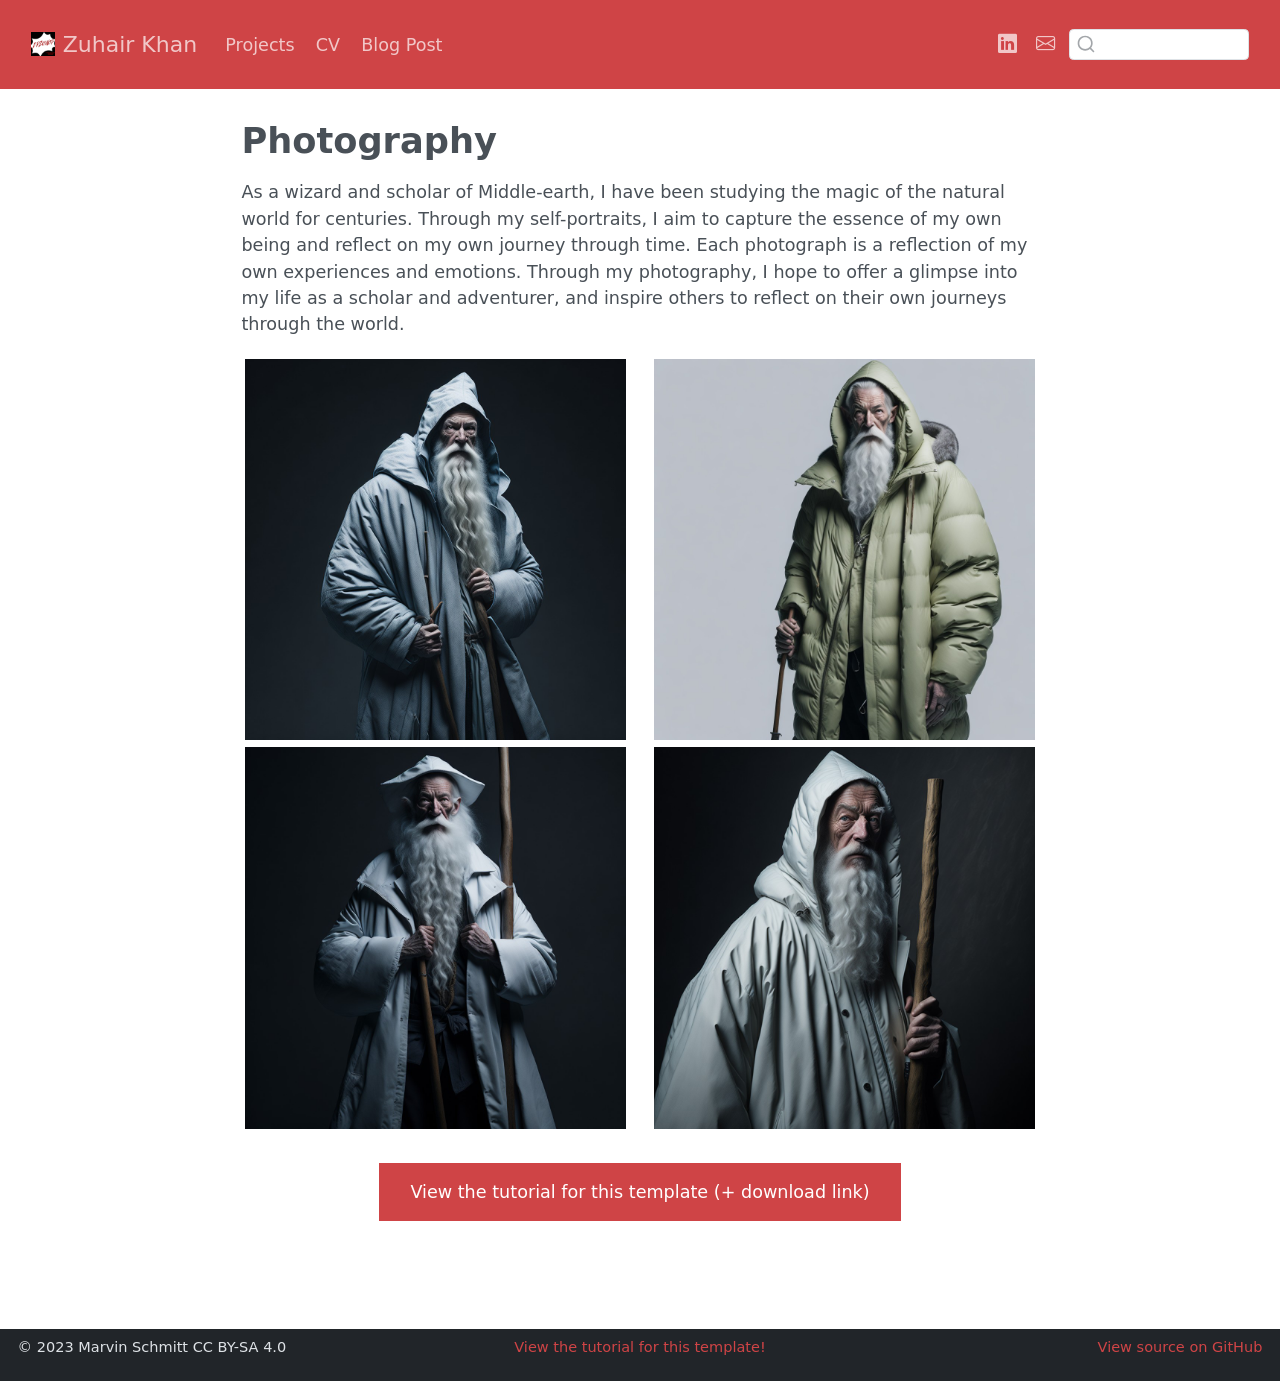
<file: docs/photography/index.html>
<!DOCTYPE html>
<html xmlns="http://www.w3.org/1999/xhtml" lang="en" xml:lang="en"><head>

<meta charset="utf-8">
<meta name="generator" content="quarto-1.5.57">

<meta name="viewport" content="width=device-width, initial-scale=1.0, user-scalable=yes">


<title>Photography – Zuhair Khan</title>
<style>
code{white-space: pre-wrap;}
span.smallcaps{font-variant: small-caps;}
div.columns{display: flex; gap: min(4vw, 1.5em);}
div.column{flex: auto; overflow-x: auto;}
div.hanging-indent{margin-left: 1.5em; text-indent: -1.5em;}
ul.task-list{list-style: none;}
ul.task-list li input[type="checkbox"] {
  width: 0.8em;
  margin: 0 0.8em 0.2em -1em; /* quarto-specific, see https://github.com/quarto-dev/quarto-cli/issues/4556 */ 
  vertical-align: middle;
}
</style>


<script src="../site_libs/quarto-nav/quarto-nav.js"></script>
<script src="../site_libs/clipboard/clipboard.min.js"></script>
<script src="../site_libs/quarto-search/autocomplete.umd.js"></script>
<script src="../site_libs/quarto-search/fuse.min.js"></script>
<script src="../site_libs/quarto-search/quarto-search.js"></script>
<meta name="quarto:offset" content="../">
<link href="../img/logoo2.png" rel="icon" type="image/png">
<script src="../site_libs/quarto-html/quarto.js"></script>
<script src="../site_libs/quarto-html/popper.min.js"></script>
<script src="../site_libs/quarto-html/tippy.umd.min.js"></script>
<script src="../site_libs/quarto-html/anchor.min.js"></script>
<link href="../site_libs/quarto-html/tippy.css" rel="stylesheet">
<link href="../site_libs/quarto-html/quarto-syntax-highlighting.css" rel="stylesheet" id="quarto-text-highlighting-styles">
<script src="../site_libs/bootstrap/bootstrap.min.js"></script>
<link href="../site_libs/bootstrap/bootstrap-icons.css" rel="stylesheet">
<link href="../site_libs/bootstrap/bootstrap.min.css" rel="stylesheet" id="quarto-bootstrap" data-mode="light">
<script id="quarto-search-options" type="application/json">{
  "location": "navbar",
  "copy-button": false,
  "collapse-after": 3,
  "panel-placement": "end",
  "type": "textbox",
  "limit": 50,
  "keyboard-shortcut": [
    "f",
    "/",
    "s"
  ],
  "language": {
    "search-no-results-text": "No results",
    "search-matching-documents-text": "matching documents",
    "search-copy-link-title": "Copy link to search",
    "search-hide-matches-text": "Hide additional matches",
    "search-more-match-text": "more match in this document",
    "search-more-matches-text": "more matches in this document",
    "search-clear-button-title": "Clear",
    "search-text-placeholder": "",
    "search-detached-cancel-button-title": "Cancel",
    "search-submit-button-title": "Submit",
    "search-label": "Search"
  }
}</script>


</head>

<body class="nav-fixed fullcontent">

<div id="quarto-search-results"></div>
  <header id="quarto-header" class="headroom fixed-top">
    <nav class="navbar navbar-expand-lg " data-bs-theme="dark">
      <div class="navbar-container container-fluid">
      <div class="navbar-brand-container mx-auto">
    <a href="../index.html" class="navbar-brand navbar-brand-logo">
    <img src="../img/logoo.png" alt="" class="navbar-logo">
    </a>
    <a class="navbar-brand" href="../index.html">
    <span class="navbar-title">Zuhair Khan</span>
    </a>
  </div>
            <div id="quarto-search" class="" title="Search"></div>
          <button class="navbar-toggler" type="button" data-bs-toggle="collapse" data-bs-target="#navbarCollapse" aria-controls="navbarCollapse" role="menu" aria-expanded="false" aria-label="Toggle navigation" onclick="if (window.quartoToggleHeadroom) { window.quartoToggleHeadroom(); }">
  <span class="navbar-toggler-icon"></span>
</button>
          <div class="collapse navbar-collapse" id="navbarCollapse">
            <ul class="navbar-nav navbar-nav-scroll me-auto">
  <li class="nav-item">
    <a class="nav-link" href="../projects/index.html"> 
<span class="menu-text">Projects</span></a>
  </li>  
  <li class="nav-item">
    <a class="nav-link" href="../cv/index.html"> 
<span class="menu-text">CV</span></a>
  </li>  
  <li class="nav-item">
    <a class="nav-link" href="../blog/index.html"> 
<span class="menu-text">Blog Post</span></a>
  </li>  
</ul>
            <ul class="navbar-nav navbar-nav-scroll ms-auto">
  <li class="nav-item compact">
    <a class="nav-link" href="https://www.linkedin.com/in/zuhair-khan-/"> <i class="bi bi-linkedin" role="img">
</i> 
<span class="menu-text"></span></a>
  </li>  
  <li class="nav-item compact">
    <a class="nav-link" href="mailto:zmk27@case.edu"> <i class="bi bi-envelope" role="img" aria-label="email">
</i> 
<span class="menu-text"></span></a>
  </li>  
</ul>
          </div> <!-- /navcollapse -->
            <div class="quarto-navbar-tools">
</div>
      </div> <!-- /container-fluid -->
    </nav>
</header>
<!-- content -->
<div id="quarto-content" class="quarto-container page-columns page-rows-contents page-layout-article page-navbar">
<!-- sidebar -->
<!-- margin-sidebar -->
    
<!-- main -->
<main class="content" id="quarto-document-content">

<header id="title-block-header" class="quarto-title-block default">
<div class="quarto-title">
<h1 class="title">Photography</h1>
</div>



<div class="quarto-title-meta">

    
  
    
  </div>
  


</header>


<p>As a wizard and scholar of Middle-earth, I have been studying the magic of the natural world for centuries. Through my self-portraits, I aim to capture the essence of my own being and reflect on my own journey through time. Each photograph is a reflection of my own experiences and emotions. Through my photography, I hope to offer a glimpse into my life as a scholar and adventurer, and inspire others to reflect on their own journeys through the world.</p>
<div>

</div>
<div class="quarto-layout-panel" data-layout-ncol="2">
<div class="quarto-layout-row">
<div class="quarto-layout-cell" style="flex-basis: 50.0%;justify-content: center;">
<p><img src="gandalf_image_1.jpg" class="img-fluid"></p>
</div>
<div class="quarto-layout-cell" style="flex-basis: 50.0%;justify-content: center;">
<p><img src="gandalf_image_2.jpg" class="img-fluid"></p>
</div>
</div>
<div class="quarto-layout-row">
<div class="quarto-layout-cell" style="flex-basis: 50.0%;justify-content: center;">
<p><img src="gandalf_image_3.jpg" class="img-fluid"></p>
</div>
<div class="quarto-layout-cell" style="flex-basis: 50.0%;justify-content: center;">
<p><img src="gandalf_image_4.jpg" class="img-fluid"></p>
</div>
</div>
</div>
<div style="margin: 30px; text-align: center;">
<a class="btn btn-primary" href="https://www.marvinschmitt.com/blog/website-tutorial-quarto/" role="button" target="_blank" style="padding: 15px 30px;">View the tutorial for this template (+ download link)</a>
</div>



</main> <!-- /main -->
<script id="quarto-html-after-body" type="application/javascript">
window.document.addEventListener("DOMContentLoaded", function (event) {
  const toggleBodyColorMode = (bsSheetEl) => {
    const mode = bsSheetEl.getAttribute("data-mode");
    const bodyEl = window.document.querySelector("body");
    if (mode === "dark") {
      bodyEl.classList.add("quarto-dark");
      bodyEl.classList.remove("quarto-light");
    } else {
      bodyEl.classList.add("quarto-light");
      bodyEl.classList.remove("quarto-dark");
    }
  }
  const toggleBodyColorPrimary = () => {
    const bsSheetEl = window.document.querySelector("link#quarto-bootstrap");
    if (bsSheetEl) {
      toggleBodyColorMode(bsSheetEl);
    }
  }
  toggleBodyColorPrimary();  
  const icon = "";
  const anchorJS = new window.AnchorJS();
  anchorJS.options = {
    placement: 'right',
    icon: icon
  };
  anchorJS.add('.anchored');
  const isCodeAnnotation = (el) => {
    for (const clz of el.classList) {
      if (clz.startsWith('code-annotation-')) {                     
        return true;
      }
    }
    return false;
  }
  const onCopySuccess = function(e) {
    // button target
    const button = e.trigger;
    // don't keep focus
    button.blur();
    // flash "checked"
    button.classList.add('code-copy-button-checked');
    var currentTitle = button.getAttribute("title");
    button.setAttribute("title", "Copied!");
    let tooltip;
    if (window.bootstrap) {
      button.setAttribute("data-bs-toggle", "tooltip");
      button.setAttribute("data-bs-placement", "left");
      button.setAttribute("data-bs-title", "Copied!");
      tooltip = new bootstrap.Tooltip(button, 
        { trigger: "manual", 
          customClass: "code-copy-button-tooltip",
          offset: [0, -8]});
      tooltip.show();    
    }
    setTimeout(function() {
      if (tooltip) {
        tooltip.hide();
        button.removeAttribute("data-bs-title");
        button.removeAttribute("data-bs-toggle");
        button.removeAttribute("data-bs-placement");
      }
      button.setAttribute("title", currentTitle);
      button.classList.remove('code-copy-button-checked');
    }, 1000);
    // clear code selection
    e.clearSelection();
  }
  const getTextToCopy = function(trigger) {
      const codeEl = trigger.previousElementSibling.cloneNode(true);
      for (const childEl of codeEl.children) {
        if (isCodeAnnotation(childEl)) {
          childEl.remove();
        }
      }
      return codeEl.innerText;
  }
  const clipboard = new window.ClipboardJS('.code-copy-button:not([data-in-quarto-modal])', {
    text: getTextToCopy
  });
  clipboard.on('success', onCopySuccess);
  if (window.document.getElementById('quarto-embedded-source-code-modal')) {
    // For code content inside modals, clipBoardJS needs to be initialized with a container option
    // TODO: Check when it could be a function (https://github.com/zenorocha/clipboard.js/issues/860)
    const clipboardModal = new window.ClipboardJS('.code-copy-button[data-in-quarto-modal]', {
      text: getTextToCopy,
      container: window.document.getElementById('quarto-embedded-source-code-modal')
    });
    clipboardModal.on('success', onCopySuccess);
  }
    var localhostRegex = new RegExp(/^(?:http|https):\/\/localhost\:?[0-9]*\//);
    var mailtoRegex = new RegExp(/^mailto:/);
      var filterRegex = new RegExp('/' + window.location.host + '/');
    var isInternal = (href) => {
        return filterRegex.test(href) || localhostRegex.test(href) || mailtoRegex.test(href);
    }
    // Inspect non-navigation links and adorn them if external
 	var links = window.document.querySelectorAll('a[href]:not(.nav-link):not(.navbar-brand):not(.toc-action):not(.sidebar-link):not(.sidebar-item-toggle):not(.pagination-link):not(.no-external):not([aria-hidden]):not(.dropdown-item):not(.quarto-navigation-tool):not(.about-link)');
    for (var i=0; i<links.length; i++) {
      const link = links[i];
      if (!isInternal(link.href)) {
        // undo the damage that might have been done by quarto-nav.js in the case of
        // links that we want to consider external
        if (link.dataset.originalHref !== undefined) {
          link.href = link.dataset.originalHref;
        }
      }
    }
  function tippyHover(el, contentFn, onTriggerFn, onUntriggerFn) {
    const config = {
      allowHTML: true,
      maxWidth: 500,
      delay: 100,
      arrow: false,
      appendTo: function(el) {
          return el.parentElement;
      },
      interactive: true,
      interactiveBorder: 10,
      theme: 'quarto',
      placement: 'bottom-start',
    };
    if (contentFn) {
      config.content = contentFn;
    }
    if (onTriggerFn) {
      config.onTrigger = onTriggerFn;
    }
    if (onUntriggerFn) {
      config.onUntrigger = onUntriggerFn;
    }
    window.tippy(el, config); 
  }
  const noterefs = window.document.querySelectorAll('a[role="doc-noteref"]');
  for (var i=0; i<noterefs.length; i++) {
    const ref = noterefs[i];
    tippyHover(ref, function() {
      // use id or data attribute instead here
      let href = ref.getAttribute('data-footnote-href') || ref.getAttribute('href');
      try { href = new URL(href).hash; } catch {}
      const id = href.replace(/^#\/?/, "");
      const note = window.document.getElementById(id);
      if (note) {
        return note.innerHTML;
      } else {
        return "";
      }
    });
  }
  const xrefs = window.document.querySelectorAll('a.quarto-xref');
  const processXRef = (id, note) => {
    // Strip column container classes
    const stripColumnClz = (el) => {
      el.classList.remove("page-full", "page-columns");
      if (el.children) {
        for (const child of el.children) {
          stripColumnClz(child);
        }
      }
    }
    stripColumnClz(note)
    if (id === null || id.startsWith('sec-')) {
      // Special case sections, only their first couple elements
      const container = document.createElement("div");
      if (note.children && note.children.length > 2) {
        container.appendChild(note.children[0].cloneNode(true));
        for (let i = 1; i < note.children.length; i++) {
          const child = note.children[i];
          if (child.tagName === "P" && child.innerText === "") {
            continue;
          } else {
            container.appendChild(child.cloneNode(true));
            break;
          }
        }
        if (window.Quarto?.typesetMath) {
          window.Quarto.typesetMath(container);
        }
        return container.innerHTML
      } else {
        if (window.Quarto?.typesetMath) {
          window.Quarto.typesetMath(note);
        }
        return note.innerHTML;
      }
    } else {
      // Remove any anchor links if they are present
      const anchorLink = note.querySelector('a.anchorjs-link');
      if (anchorLink) {
        anchorLink.remove();
      }
      if (window.Quarto?.typesetMath) {
        window.Quarto.typesetMath(note);
      }
      // TODO in 1.5, we should make sure this works without a callout special case
      if (note.classList.contains("callout")) {
        return note.outerHTML;
      } else {
        return note.innerHTML;
      }
    }
  }
  for (var i=0; i<xrefs.length; i++) {
    const xref = xrefs[i];
    tippyHover(xref, undefined, function(instance) {
      instance.disable();
      let url = xref.getAttribute('href');
      let hash = undefined; 
      if (url.startsWith('#')) {
        hash = url;
      } else {
        try { hash = new URL(url).hash; } catch {}
      }
      if (hash) {
        const id = hash.replace(/^#\/?/, "");
        const note = window.document.getElementById(id);
        if (note !== null) {
          try {
            const html = processXRef(id, note.cloneNode(true));
            instance.setContent(html);
          } finally {
            instance.enable();
            instance.show();
          }
        } else {
          // See if we can fetch this
          fetch(url.split('#')[0])
          .then(res => res.text())
          .then(html => {
            const parser = new DOMParser();
            const htmlDoc = parser.parseFromString(html, "text/html");
            const note = htmlDoc.getElementById(id);
            if (note !== null) {
              const html = processXRef(id, note);
              instance.setContent(html);
            } 
          }).finally(() => {
            instance.enable();
            instance.show();
          });
        }
      } else {
        // See if we can fetch a full url (with no hash to target)
        // This is a special case and we should probably do some content thinning / targeting
        fetch(url)
        .then(res => res.text())
        .then(html => {
          const parser = new DOMParser();
          const htmlDoc = parser.parseFromString(html, "text/html");
          const note = htmlDoc.querySelector('main.content');
          if (note !== null) {
            // This should only happen for chapter cross references
            // (since there is no id in the URL)
            // remove the first header
            if (note.children.length > 0 && note.children[0].tagName === "HEADER") {
              note.children[0].remove();
            }
            const html = processXRef(null, note);
            instance.setContent(html);
          } 
        }).finally(() => {
          instance.enable();
          instance.show();
        });
      }
    }, function(instance) {
    });
  }
      let selectedAnnoteEl;
      const selectorForAnnotation = ( cell, annotation) => {
        let cellAttr = 'data-code-cell="' + cell + '"';
        let lineAttr = 'data-code-annotation="' +  annotation + '"';
        const selector = 'span[' + cellAttr + '][' + lineAttr + ']';
        return selector;
      }
      const selectCodeLines = (annoteEl) => {
        const doc = window.document;
        const targetCell = annoteEl.getAttribute("data-target-cell");
        const targetAnnotation = annoteEl.getAttribute("data-target-annotation");
        const annoteSpan = window.document.querySelector(selectorForAnnotation(targetCell, targetAnnotation));
        const lines = annoteSpan.getAttribute("data-code-lines").split(",");
        const lineIds = lines.map((line) => {
          return targetCell + "-" + line;
        })
        let top = null;
        let height = null;
        let parent = null;
        if (lineIds.length > 0) {
            //compute the position of the single el (top and bottom and make a div)
            const el = window.document.getElementById(lineIds[0]);
            top = el.offsetTop;
            height = el.offsetHeight;
            parent = el.parentElement.parentElement;
          if (lineIds.length > 1) {
            const lastEl = window.document.getElementById(lineIds[lineIds.length - 1]);
            const bottom = lastEl.offsetTop + lastEl.offsetHeight;
            height = bottom - top;
          }
          if (top !== null && height !== null && parent !== null) {
            // cook up a div (if necessary) and position it 
            let div = window.document.getElementById("code-annotation-line-highlight");
            if (div === null) {
              div = window.document.createElement("div");
              div.setAttribute("id", "code-annotation-line-highlight");
              div.style.position = 'absolute';
              parent.appendChild(div);
            }
            div.style.top = top - 2 + "px";
            div.style.height = height + 4 + "px";
            div.style.left = 0;
            let gutterDiv = window.document.getElementById("code-annotation-line-highlight-gutter");
            if (gutterDiv === null) {
              gutterDiv = window.document.createElement("div");
              gutterDiv.setAttribute("id", "code-annotation-line-highlight-gutter");
              gutterDiv.style.position = 'absolute';
              const codeCell = window.document.getElementById(targetCell);
              const gutter = codeCell.querySelector('.code-annotation-gutter');
              gutter.appendChild(gutterDiv);
            }
            gutterDiv.style.top = top - 2 + "px";
            gutterDiv.style.height = height + 4 + "px";
          }
          selectedAnnoteEl = annoteEl;
        }
      };
      const unselectCodeLines = () => {
        const elementsIds = ["code-annotation-line-highlight", "code-annotation-line-highlight-gutter"];
        elementsIds.forEach((elId) => {
          const div = window.document.getElementById(elId);
          if (div) {
            div.remove();
          }
        });
        selectedAnnoteEl = undefined;
      };
        // Handle positioning of the toggle
    window.addEventListener(
      "resize",
      throttle(() => {
        elRect = undefined;
        if (selectedAnnoteEl) {
          selectCodeLines(selectedAnnoteEl);
        }
      }, 10)
    );
    function throttle(fn, ms) {
    let throttle = false;
    let timer;
      return (...args) => {
        if(!throttle) { // first call gets through
            fn.apply(this, args);
            throttle = true;
        } else { // all the others get throttled
            if(timer) clearTimeout(timer); // cancel #2
            timer = setTimeout(() => {
              fn.apply(this, args);
              timer = throttle = false;
            }, ms);
        }
      };
    }
      // Attach click handler to the DT
      const annoteDls = window.document.querySelectorAll('dt[data-target-cell]');
      for (const annoteDlNode of annoteDls) {
        annoteDlNode.addEventListener('click', (event) => {
          const clickedEl = event.target;
          if (clickedEl !== selectedAnnoteEl) {
            unselectCodeLines();
            const activeEl = window.document.querySelector('dt[data-target-cell].code-annotation-active');
            if (activeEl) {
              activeEl.classList.remove('code-annotation-active');
            }
            selectCodeLines(clickedEl);
            clickedEl.classList.add('code-annotation-active');
          } else {
            // Unselect the line
            unselectCodeLines();
            clickedEl.classList.remove('code-annotation-active');
          }
        });
      }
  const findCites = (el) => {
    const parentEl = el.parentElement;
    if (parentEl) {
      const cites = parentEl.dataset.cites;
      if (cites) {
        return {
          el,
          cites: cites.split(' ')
        };
      } else {
        return findCites(el.parentElement)
      }
    } else {
      return undefined;
    }
  };
  var bibliorefs = window.document.querySelectorAll('a[role="doc-biblioref"]');
  for (var i=0; i<bibliorefs.length; i++) {
    const ref = bibliorefs[i];
    const citeInfo = findCites(ref);
    if (citeInfo) {
      tippyHover(citeInfo.el, function() {
        var popup = window.document.createElement('div');
        citeInfo.cites.forEach(function(cite) {
          var citeDiv = window.document.createElement('div');
          citeDiv.classList.add('hanging-indent');
          citeDiv.classList.add('csl-entry');
          var biblioDiv = window.document.getElementById('ref-' + cite);
          if (biblioDiv) {
            citeDiv.innerHTML = biblioDiv.innerHTML;
          }
          popup.appendChild(citeDiv);
        });
        return popup.innerHTML;
      });
    }
  }
});
</script>
</div> <!-- /content -->
<footer class="footer">
  <div class="nav-footer">
    <div class="nav-footer-left">
<p><span class="faux-block">© 2023 Marvin Schmitt CC BY-SA 4.0</span></p>
</div>   
    <div class="nav-footer-center">
<p><span class="faux-block"><a href="https://www.marvinschmitt.com/blog/website-tutorial-quarto/">View the tutorial for this template!</a></span></p>
</div>
    <div class="nav-footer-right">
<p><span class="faux-block"><a href="https://github.com/marvinschmitt/quarto-website-template/">View source on GitHub</a></span></p>
</div>
  </div>
</footer>




</body></html>
</file>
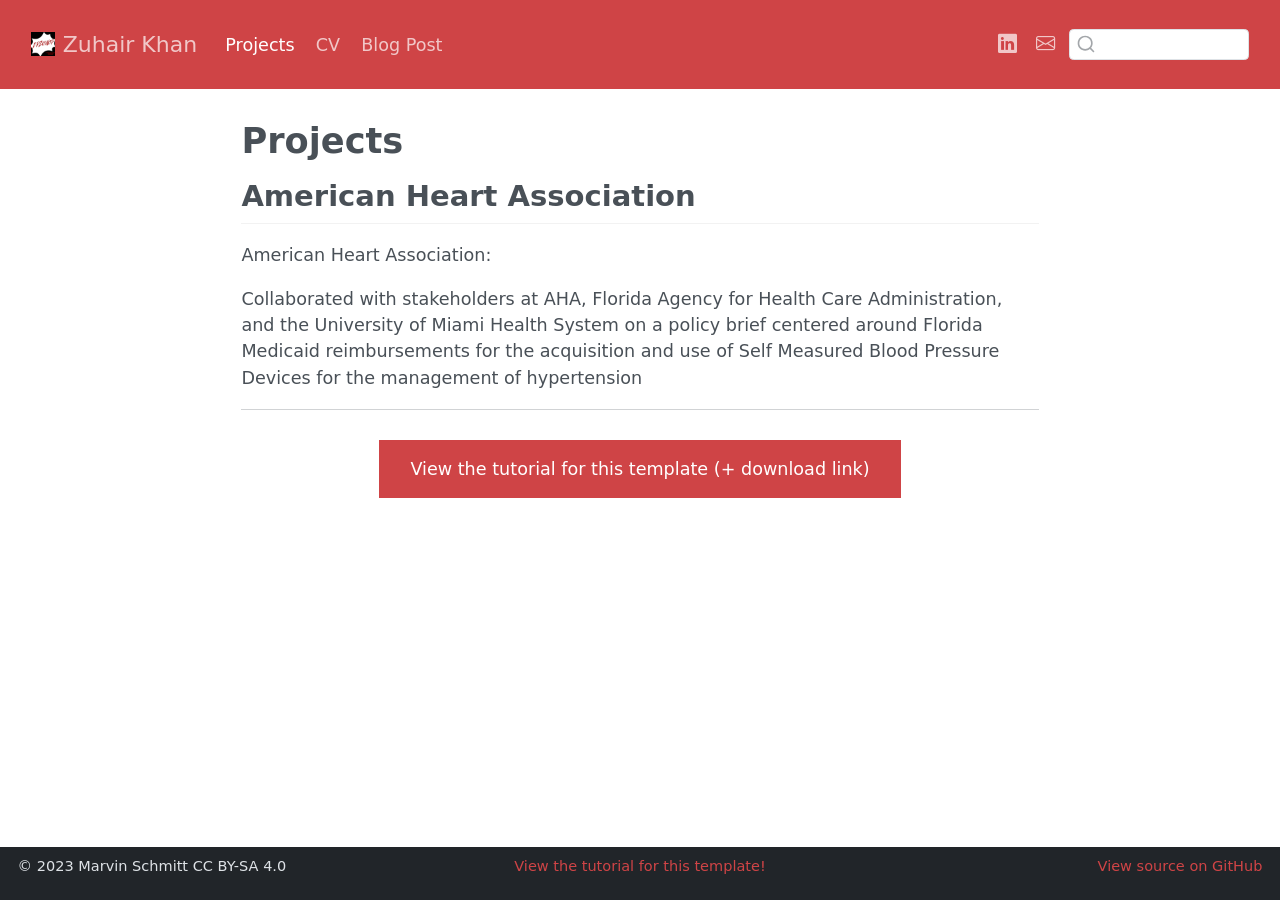
<file: docs/projects/index.html>
<!DOCTYPE html>
<html xmlns="http://www.w3.org/1999/xhtml" lang="en" xml:lang="en"><head>

<meta charset="utf-8">
<meta name="generator" content="quarto-1.5.57">

<meta name="viewport" content="width=device-width, initial-scale=1.0, user-scalable=yes">


<title>Projects – Zuhair Khan</title>
<style>
code{white-space: pre-wrap;}
span.smallcaps{font-variant: small-caps;}
div.columns{display: flex; gap: min(4vw, 1.5em);}
div.column{flex: auto; overflow-x: auto;}
div.hanging-indent{margin-left: 1.5em; text-indent: -1.5em;}
ul.task-list{list-style: none;}
ul.task-list li input[type="checkbox"] {
  width: 0.8em;
  margin: 0 0.8em 0.2em -1em; /* quarto-specific, see https://github.com/quarto-dev/quarto-cli/issues/4556 */ 
  vertical-align: middle;
}
</style>


<script src="../site_libs/quarto-nav/quarto-nav.js"></script>
<script src="../site_libs/clipboard/clipboard.min.js"></script>
<script src="../site_libs/quarto-search/autocomplete.umd.js"></script>
<script src="../site_libs/quarto-search/fuse.min.js"></script>
<script src="../site_libs/quarto-search/quarto-search.js"></script>
<meta name="quarto:offset" content="../">
<link href="../img/logoo2.png" rel="icon" type="image/png">
<script src="../site_libs/quarto-html/quarto.js"></script>
<script src="../site_libs/quarto-html/popper.min.js"></script>
<script src="../site_libs/quarto-html/tippy.umd.min.js"></script>
<script src="../site_libs/quarto-html/anchor.min.js"></script>
<link href="../site_libs/quarto-html/tippy.css" rel="stylesheet">
<link href="../site_libs/quarto-html/quarto-syntax-highlighting.css" rel="stylesheet" id="quarto-text-highlighting-styles">
<script src="../site_libs/bootstrap/bootstrap.min.js"></script>
<link href="../site_libs/bootstrap/bootstrap-icons.css" rel="stylesheet">
<link href="../site_libs/bootstrap/bootstrap.min.css" rel="stylesheet" id="quarto-bootstrap" data-mode="light">
<script id="quarto-search-options" type="application/json">{
  "location": "navbar",
  "copy-button": false,
  "collapse-after": 3,
  "panel-placement": "end",
  "type": "textbox",
  "limit": 50,
  "keyboard-shortcut": [
    "f",
    "/",
    "s"
  ],
  "language": {
    "search-no-results-text": "No results",
    "search-matching-documents-text": "matching documents",
    "search-copy-link-title": "Copy link to search",
    "search-hide-matches-text": "Hide additional matches",
    "search-more-match-text": "more match in this document",
    "search-more-matches-text": "more matches in this document",
    "search-clear-button-title": "Clear",
    "search-text-placeholder": "",
    "search-detached-cancel-button-title": "Cancel",
    "search-submit-button-title": "Submit",
    "search-label": "Search"
  }
}</script>


</head>

<body class="nav-fixed fullcontent">

<div id="quarto-search-results"></div>
  <header id="quarto-header" class="headroom fixed-top">
    <nav class="navbar navbar-expand-lg " data-bs-theme="dark">
      <div class="navbar-container container-fluid">
      <div class="navbar-brand-container mx-auto">
    <a href="../index.html" class="navbar-brand navbar-brand-logo">
    <img src="../img/logoo.png" alt="" class="navbar-logo">
    </a>
    <a class="navbar-brand" href="../index.html">
    <span class="navbar-title">Zuhair Khan</span>
    </a>
  </div>
            <div id="quarto-search" class="" title="Search"></div>
          <button class="navbar-toggler" type="button" data-bs-toggle="collapse" data-bs-target="#navbarCollapse" aria-controls="navbarCollapse" role="menu" aria-expanded="false" aria-label="Toggle navigation" onclick="if (window.quartoToggleHeadroom) { window.quartoToggleHeadroom(); }">
  <span class="navbar-toggler-icon"></span>
</button>
          <div class="collapse navbar-collapse" id="navbarCollapse">
            <ul class="navbar-nav navbar-nav-scroll me-auto">
  <li class="nav-item">
    <a class="nav-link active" href="../projects/index.html" aria-current="page"> 
<span class="menu-text">Projects</span></a>
  </li>  
  <li class="nav-item">
    <a class="nav-link" href="../cv/index.html"> 
<span class="menu-text">CV</span></a>
  </li>  
  <li class="nav-item">
    <a class="nav-link" href="../blog/index.html"> 
<span class="menu-text">Blog Post</span></a>
  </li>  
</ul>
            <ul class="navbar-nav navbar-nav-scroll ms-auto">
  <li class="nav-item compact">
    <a class="nav-link" href="https://www.linkedin.com/in/zuhair-khan-/"> <i class="bi bi-linkedin" role="img">
</i> 
<span class="menu-text"></span></a>
  </li>  
  <li class="nav-item compact">
    <a class="nav-link" href="mailto:zmk27@case.edu"> <i class="bi bi-envelope" role="img" aria-label="email">
</i> 
<span class="menu-text"></span></a>
  </li>  
</ul>
          </div> <!-- /navcollapse -->
            <div class="quarto-navbar-tools">
</div>
      </div> <!-- /container-fluid -->
    </nav>
</header>
<!-- content -->
<div id="quarto-content" class="quarto-container page-columns page-rows-contents page-layout-article page-navbar">
<!-- sidebar -->
<!-- margin-sidebar -->
    
<!-- main -->
<main class="content" id="quarto-document-content">

<header id="title-block-header" class="quarto-title-block default">
<div class="quarto-title">
<h1 class="title">Projects</h1>
</div>



<div class="quarto-title-meta">

    
  
    
  </div>
  


</header>


<section id="american-heart-association" class="level2">
<h2 class="anchored" data-anchor-id="american-heart-association">American Heart Association</h2>
<p>American Heart Association:</p>
<p>Collaborated with stakeholders at AHA, Florida Agency for Health Care Administration, and the University of Miami Health System on a policy brief centered around Florida Medicaid reimbursements for the acquisition and use of Self Measured Blood Pressure Devices for the management of hypertension</p>
<hr>
<div style="margin: 30px; text-align: center;">
<a class="btn btn-primary" href="https://www.marvinschmitt.com/blog/website-tutorial-quarto/" role="button" target="_blank" style="padding: 15px 30px;">View the tutorial for this template (+ download link)</a>
</div>


</section>

</main> <!-- /main -->
<script id="quarto-html-after-body" type="application/javascript">
window.document.addEventListener("DOMContentLoaded", function (event) {
  const toggleBodyColorMode = (bsSheetEl) => {
    const mode = bsSheetEl.getAttribute("data-mode");
    const bodyEl = window.document.querySelector("body");
    if (mode === "dark") {
      bodyEl.classList.add("quarto-dark");
      bodyEl.classList.remove("quarto-light");
    } else {
      bodyEl.classList.add("quarto-light");
      bodyEl.classList.remove("quarto-dark");
    }
  }
  const toggleBodyColorPrimary = () => {
    const bsSheetEl = window.document.querySelector("link#quarto-bootstrap");
    if (bsSheetEl) {
      toggleBodyColorMode(bsSheetEl);
    }
  }
  toggleBodyColorPrimary();  
  const icon = "";
  const anchorJS = new window.AnchorJS();
  anchorJS.options = {
    placement: 'right',
    icon: icon
  };
  anchorJS.add('.anchored');
  const isCodeAnnotation = (el) => {
    for (const clz of el.classList) {
      if (clz.startsWith('code-annotation-')) {                     
        return true;
      }
    }
    return false;
  }
  const onCopySuccess = function(e) {
    // button target
    const button = e.trigger;
    // don't keep focus
    button.blur();
    // flash "checked"
    button.classList.add('code-copy-button-checked');
    var currentTitle = button.getAttribute("title");
    button.setAttribute("title", "Copied!");
    let tooltip;
    if (window.bootstrap) {
      button.setAttribute("data-bs-toggle", "tooltip");
      button.setAttribute("data-bs-placement", "left");
      button.setAttribute("data-bs-title", "Copied!");
      tooltip = new bootstrap.Tooltip(button, 
        { trigger: "manual", 
          customClass: "code-copy-button-tooltip",
          offset: [0, -8]});
      tooltip.show();    
    }
    setTimeout(function() {
      if (tooltip) {
        tooltip.hide();
        button.removeAttribute("data-bs-title");
        button.removeAttribute("data-bs-toggle");
        button.removeAttribute("data-bs-placement");
      }
      button.setAttribute("title", currentTitle);
      button.classList.remove('code-copy-button-checked');
    }, 1000);
    // clear code selection
    e.clearSelection();
  }
  const getTextToCopy = function(trigger) {
      const codeEl = trigger.previousElementSibling.cloneNode(true);
      for (const childEl of codeEl.children) {
        if (isCodeAnnotation(childEl)) {
          childEl.remove();
        }
      }
      return codeEl.innerText;
  }
  const clipboard = new window.ClipboardJS('.code-copy-button:not([data-in-quarto-modal])', {
    text: getTextToCopy
  });
  clipboard.on('success', onCopySuccess);
  if (window.document.getElementById('quarto-embedded-source-code-modal')) {
    // For code content inside modals, clipBoardJS needs to be initialized with a container option
    // TODO: Check when it could be a function (https://github.com/zenorocha/clipboard.js/issues/860)
    const clipboardModal = new window.ClipboardJS('.code-copy-button[data-in-quarto-modal]', {
      text: getTextToCopy,
      container: window.document.getElementById('quarto-embedded-source-code-modal')
    });
    clipboardModal.on('success', onCopySuccess);
  }
    var localhostRegex = new RegExp(/^(?:http|https):\/\/localhost\:?[0-9]*\//);
    var mailtoRegex = new RegExp(/^mailto:/);
      var filterRegex = new RegExp('/' + window.location.host + '/');
    var isInternal = (href) => {
        return filterRegex.test(href) || localhostRegex.test(href) || mailtoRegex.test(href);
    }
    // Inspect non-navigation links and adorn them if external
 	var links = window.document.querySelectorAll('a[href]:not(.nav-link):not(.navbar-brand):not(.toc-action):not(.sidebar-link):not(.sidebar-item-toggle):not(.pagination-link):not(.no-external):not([aria-hidden]):not(.dropdown-item):not(.quarto-navigation-tool):not(.about-link)');
    for (var i=0; i<links.length; i++) {
      const link = links[i];
      if (!isInternal(link.href)) {
        // undo the damage that might have been done by quarto-nav.js in the case of
        // links that we want to consider external
        if (link.dataset.originalHref !== undefined) {
          link.href = link.dataset.originalHref;
        }
      }
    }
  function tippyHover(el, contentFn, onTriggerFn, onUntriggerFn) {
    const config = {
      allowHTML: true,
      maxWidth: 500,
      delay: 100,
      arrow: false,
      appendTo: function(el) {
          return el.parentElement;
      },
      interactive: true,
      interactiveBorder: 10,
      theme: 'quarto',
      placement: 'bottom-start',
    };
    if (contentFn) {
      config.content = contentFn;
    }
    if (onTriggerFn) {
      config.onTrigger = onTriggerFn;
    }
    if (onUntriggerFn) {
      config.onUntrigger = onUntriggerFn;
    }
    window.tippy(el, config); 
  }
  const noterefs = window.document.querySelectorAll('a[role="doc-noteref"]');
  for (var i=0; i<noterefs.length; i++) {
    const ref = noterefs[i];
    tippyHover(ref, function() {
      // use id or data attribute instead here
      let href = ref.getAttribute('data-footnote-href') || ref.getAttribute('href');
      try { href = new URL(href).hash; } catch {}
      const id = href.replace(/^#\/?/, "");
      const note = window.document.getElementById(id);
      if (note) {
        return note.innerHTML;
      } else {
        return "";
      }
    });
  }
  const xrefs = window.document.querySelectorAll('a.quarto-xref');
  const processXRef = (id, note) => {
    // Strip column container classes
    const stripColumnClz = (el) => {
      el.classList.remove("page-full", "page-columns");
      if (el.children) {
        for (const child of el.children) {
          stripColumnClz(child);
        }
      }
    }
    stripColumnClz(note)
    if (id === null || id.startsWith('sec-')) {
      // Special case sections, only their first couple elements
      const container = document.createElement("div");
      if (note.children && note.children.length > 2) {
        container.appendChild(note.children[0].cloneNode(true));
        for (let i = 1; i < note.children.length; i++) {
          const child = note.children[i];
          if (child.tagName === "P" && child.innerText === "") {
            continue;
          } else {
            container.appendChild(child.cloneNode(true));
            break;
          }
        }
        if (window.Quarto?.typesetMath) {
          window.Quarto.typesetMath(container);
        }
        return container.innerHTML
      } else {
        if (window.Quarto?.typesetMath) {
          window.Quarto.typesetMath(note);
        }
        return note.innerHTML;
      }
    } else {
      // Remove any anchor links if they are present
      const anchorLink = note.querySelector('a.anchorjs-link');
      if (anchorLink) {
        anchorLink.remove();
      }
      if (window.Quarto?.typesetMath) {
        window.Quarto.typesetMath(note);
      }
      // TODO in 1.5, we should make sure this works without a callout special case
      if (note.classList.contains("callout")) {
        return note.outerHTML;
      } else {
        return note.innerHTML;
      }
    }
  }
  for (var i=0; i<xrefs.length; i++) {
    const xref = xrefs[i];
    tippyHover(xref, undefined, function(instance) {
      instance.disable();
      let url = xref.getAttribute('href');
      let hash = undefined; 
      if (url.startsWith('#')) {
        hash = url;
      } else {
        try { hash = new URL(url).hash; } catch {}
      }
      if (hash) {
        const id = hash.replace(/^#\/?/, "");
        const note = window.document.getElementById(id);
        if (note !== null) {
          try {
            const html = processXRef(id, note.cloneNode(true));
            instance.setContent(html);
          } finally {
            instance.enable();
            instance.show();
          }
        } else {
          // See if we can fetch this
          fetch(url.split('#')[0])
          .then(res => res.text())
          .then(html => {
            const parser = new DOMParser();
            const htmlDoc = parser.parseFromString(html, "text/html");
            const note = htmlDoc.getElementById(id);
            if (note !== null) {
              const html = processXRef(id, note);
              instance.setContent(html);
            } 
          }).finally(() => {
            instance.enable();
            instance.show();
          });
        }
      } else {
        // See if we can fetch a full url (with no hash to target)
        // This is a special case and we should probably do some content thinning / targeting
        fetch(url)
        .then(res => res.text())
        .then(html => {
          const parser = new DOMParser();
          const htmlDoc = parser.parseFromString(html, "text/html");
          const note = htmlDoc.querySelector('main.content');
          if (note !== null) {
            // This should only happen for chapter cross references
            // (since there is no id in the URL)
            // remove the first header
            if (note.children.length > 0 && note.children[0].tagName === "HEADER") {
              note.children[0].remove();
            }
            const html = processXRef(null, note);
            instance.setContent(html);
          } 
        }).finally(() => {
          instance.enable();
          instance.show();
        });
      }
    }, function(instance) {
    });
  }
      let selectedAnnoteEl;
      const selectorForAnnotation = ( cell, annotation) => {
        let cellAttr = 'data-code-cell="' + cell + '"';
        let lineAttr = 'data-code-annotation="' +  annotation + '"';
        const selector = 'span[' + cellAttr + '][' + lineAttr + ']';
        return selector;
      }
      const selectCodeLines = (annoteEl) => {
        const doc = window.document;
        const targetCell = annoteEl.getAttribute("data-target-cell");
        const targetAnnotation = annoteEl.getAttribute("data-target-annotation");
        const annoteSpan = window.document.querySelector(selectorForAnnotation(targetCell, targetAnnotation));
        const lines = annoteSpan.getAttribute("data-code-lines").split(",");
        const lineIds = lines.map((line) => {
          return targetCell + "-" + line;
        })
        let top = null;
        let height = null;
        let parent = null;
        if (lineIds.length > 0) {
            //compute the position of the single el (top and bottom and make a div)
            const el = window.document.getElementById(lineIds[0]);
            top = el.offsetTop;
            height = el.offsetHeight;
            parent = el.parentElement.parentElement;
          if (lineIds.length > 1) {
            const lastEl = window.document.getElementById(lineIds[lineIds.length - 1]);
            const bottom = lastEl.offsetTop + lastEl.offsetHeight;
            height = bottom - top;
          }
          if (top !== null && height !== null && parent !== null) {
            // cook up a div (if necessary) and position it 
            let div = window.document.getElementById("code-annotation-line-highlight");
            if (div === null) {
              div = window.document.createElement("div");
              div.setAttribute("id", "code-annotation-line-highlight");
              div.style.position = 'absolute';
              parent.appendChild(div);
            }
            div.style.top = top - 2 + "px";
            div.style.height = height + 4 + "px";
            div.style.left = 0;
            let gutterDiv = window.document.getElementById("code-annotation-line-highlight-gutter");
            if (gutterDiv === null) {
              gutterDiv = window.document.createElement("div");
              gutterDiv.setAttribute("id", "code-annotation-line-highlight-gutter");
              gutterDiv.style.position = 'absolute';
              const codeCell = window.document.getElementById(targetCell);
              const gutter = codeCell.querySelector('.code-annotation-gutter');
              gutter.appendChild(gutterDiv);
            }
            gutterDiv.style.top = top - 2 + "px";
            gutterDiv.style.height = height + 4 + "px";
          }
          selectedAnnoteEl = annoteEl;
        }
      };
      const unselectCodeLines = () => {
        const elementsIds = ["code-annotation-line-highlight", "code-annotation-line-highlight-gutter"];
        elementsIds.forEach((elId) => {
          const div = window.document.getElementById(elId);
          if (div) {
            div.remove();
          }
        });
        selectedAnnoteEl = undefined;
      };
        // Handle positioning of the toggle
    window.addEventListener(
      "resize",
      throttle(() => {
        elRect = undefined;
        if (selectedAnnoteEl) {
          selectCodeLines(selectedAnnoteEl);
        }
      }, 10)
    );
    function throttle(fn, ms) {
    let throttle = false;
    let timer;
      return (...args) => {
        if(!throttle) { // first call gets through
            fn.apply(this, args);
            throttle = true;
        } else { // all the others get throttled
            if(timer) clearTimeout(timer); // cancel #2
            timer = setTimeout(() => {
              fn.apply(this, args);
              timer = throttle = false;
            }, ms);
        }
      };
    }
      // Attach click handler to the DT
      const annoteDls = window.document.querySelectorAll('dt[data-target-cell]');
      for (const annoteDlNode of annoteDls) {
        annoteDlNode.addEventListener('click', (event) => {
          const clickedEl = event.target;
          if (clickedEl !== selectedAnnoteEl) {
            unselectCodeLines();
            const activeEl = window.document.querySelector('dt[data-target-cell].code-annotation-active');
            if (activeEl) {
              activeEl.classList.remove('code-annotation-active');
            }
            selectCodeLines(clickedEl);
            clickedEl.classList.add('code-annotation-active');
          } else {
            // Unselect the line
            unselectCodeLines();
            clickedEl.classList.remove('code-annotation-active');
          }
        });
      }
  const findCites = (el) => {
    const parentEl = el.parentElement;
    if (parentEl) {
      const cites = parentEl.dataset.cites;
      if (cites) {
        return {
          el,
          cites: cites.split(' ')
        };
      } else {
        return findCites(el.parentElement)
      }
    } else {
      return undefined;
    }
  };
  var bibliorefs = window.document.querySelectorAll('a[role="doc-biblioref"]');
  for (var i=0; i<bibliorefs.length; i++) {
    const ref = bibliorefs[i];
    const citeInfo = findCites(ref);
    if (citeInfo) {
      tippyHover(citeInfo.el, function() {
        var popup = window.document.createElement('div');
        citeInfo.cites.forEach(function(cite) {
          var citeDiv = window.document.createElement('div');
          citeDiv.classList.add('hanging-indent');
          citeDiv.classList.add('csl-entry');
          var biblioDiv = window.document.getElementById('ref-' + cite);
          if (biblioDiv) {
            citeDiv.innerHTML = biblioDiv.innerHTML;
          }
          popup.appendChild(citeDiv);
        });
        return popup.innerHTML;
      });
    }
  }
});
</script>
</div> <!-- /content -->
<footer class="footer">
  <div class="nav-footer">
    <div class="nav-footer-left">
<p><span class="faux-block">© 2023 Marvin Schmitt CC BY-SA 4.0</span></p>
</div>   
    <div class="nav-footer-center">
<p><span class="faux-block"><a href="https://www.marvinschmitt.com/blog/website-tutorial-quarto/">View the tutorial for this template!</a></span></p>
</div>
    <div class="nav-footer-right">
<p><span class="faux-block"><a href="https://github.com/marvinschmitt/quarto-website-template/">View source on GitHub</a></span></p>
</div>
  </div>
</footer>




</body></html>
</file>
<file: docs/site_libs/quarto-html/tippy.css>
.tippy-box[data-animation=fade][data-state=hidden]{opacity:0}[data-tippy-root]{max-width:calc(100vw - 10px)}.tippy-box{position:relative;background-color:#333;color:#fff;border-radius:4px;font-size:14px;line-height:1.4;white-space:normal;outline:0;transition-property:transform,visibility,opacity}.tippy-box[data-placement^=top]>.tippy-arrow{bottom:0}.tippy-box[data-placement^=top]>.tippy-arrow:before{bottom:-7px;left:0;border-width:8px 8px 0;border-top-color:initial;transform-origin:center top}.tippy-box[data-placement^=bottom]>.tippy-arrow{top:0}.tippy-box[data-placement^=bottom]>.tippy-arrow:before{top:-7px;left:0;border-width:0 8px 8px;border-bottom-color:initial;transform-origin:center bottom}.tippy-box[data-placement^=left]>.tippy-arrow{right:0}.tippy-box[data-placement^=left]>.tippy-arrow:before{border-width:8px 0 8px 8px;border-left-color:initial;right:-7px;transform-origin:center left}.tippy-box[data-placement^=right]>.tippy-arrow{left:0}.tippy-box[data-placement^=right]>.tippy-arrow:before{left:-7px;border-width:8px 8px 8px 0;border-right-color:initial;transform-origin:center right}.tippy-box[data-inertia][data-state=visible]{transition-timing-function:cubic-bezier(.54,1.5,.38,1.11)}.tippy-arrow{width:16px;height:16px;color:#333}.tippy-arrow:before{content:"";position:absolute;border-color:transparent;border-style:solid}.tippy-content{position:relative;padding:5px 9px;z-index:1}
</file>
<file: docs/site_libs/quarto-html/quarto-syntax-highlighting.css>
/* quarto syntax highlight colors */
:root {
  --quarto-hl-ot-color: #003B4F;
  --quarto-hl-at-color: #657422;
  --quarto-hl-ss-color: #20794D;
  --quarto-hl-an-color: #5E5E5E;
  --quarto-hl-fu-color: #4758AB;
  --quarto-hl-st-color: #20794D;
  --quarto-hl-cf-color: #003B4F;
  --quarto-hl-op-color: #5E5E5E;
  --quarto-hl-er-color: #AD0000;
  --quarto-hl-bn-color: #AD0000;
  --quarto-hl-al-color: #AD0000;
  --quarto-hl-va-color: #111111;
  --quarto-hl-bu-color: inherit;
  --quarto-hl-ex-color: inherit;
  --quarto-hl-pp-color: #AD0000;
  --quarto-hl-in-color: #5E5E5E;
  --quarto-hl-vs-color: #20794D;
  --quarto-hl-wa-color: #5E5E5E;
  --quarto-hl-do-color: #5E5E5E;
  --quarto-hl-im-color: #00769E;
  --quarto-hl-ch-color: #20794D;
  --quarto-hl-dt-color: #AD0000;
  --quarto-hl-fl-color: #AD0000;
  --quarto-hl-co-color: #5E5E5E;
  --quarto-hl-cv-color: #5E5E5E;
  --quarto-hl-cn-color: #8f5902;
  --quarto-hl-sc-color: #5E5E5E;
  --quarto-hl-dv-color: #AD0000;
  --quarto-hl-kw-color: #003B4F;
}

/* other quarto variables */
:root {
  --quarto-font-monospace: SFMono-Regular, Menlo, Monaco, Consolas, "Liberation Mono", "Courier New", monospace;
}

pre > code.sourceCode > span {
  color: #003B4F;
}

code span {
  color: #003B4F;
}

code.sourceCode > span {
  color: #003B4F;
}

div.sourceCode,
div.sourceCode pre.sourceCode {
  color: #003B4F;
}

code span.ot {
  color: #003B4F;
  font-style: inherit;
}

code span.at {
  color: #657422;
  font-style: inherit;
}

code span.ss {
  color: #20794D;
  font-style: inherit;
}

code span.an {
  color: #5E5E5E;
  font-style: inherit;
}

code span.fu {
  color: #4758AB;
  font-style: inherit;
}

code span.st {
  color: #20794D;
  font-style: inherit;
}

code span.cf {
  color: #003B4F;
  font-weight: bold;
  font-style: inherit;
}

code span.op {
  color: #5E5E5E;
  font-style: inherit;
}

code span.er {
  color: #AD0000;
  font-style: inherit;
}

code span.bn {
  color: #AD0000;
  font-style: inherit;
}

code span.al {
  color: #AD0000;
  font-style: inherit;
}

code span.va {
  color: #111111;
  font-style: inherit;
}

code span.bu {
  font-style: inherit;
}

code span.ex {
  font-style: inherit;
}

code span.pp {
  color: #AD0000;
  font-style: inherit;
}

code span.in {
  color: #5E5E5E;
  font-style: inherit;
}

code span.vs {
  color: #20794D;
  font-style: inherit;
}

code span.wa {
  color: #5E5E5E;
  font-style: italic;
}

code span.do {
  color: #5E5E5E;
  font-style: italic;
}

code span.im {
  color: #00769E;
  font-style: inherit;
}

code span.ch {
  color: #20794D;
  font-style: inherit;
}

code span.dt {
  color: #AD0000;
  font-style: inherit;
}

code span.fl {
  color: #AD0000;
  font-style: inherit;
}

code span.co {
  color: #5E5E5E;
  font-style: inherit;
}

code span.cv {
  color: #5E5E5E;
  font-style: italic;
}

code span.cn {
  color: #8f5902;
  font-style: inherit;
}

code span.sc {
  color: #5E5E5E;
  font-style: inherit;
}

code span.dv {
  color: #AD0000;
  font-style: inherit;
}

code span.kw {
  color: #003B4F;
  font-weight: bold;
  font-style: inherit;
}

.prevent-inlining {
  content: "</";
}

/*# sourceMappingURL=debc5d5d77c3f9108843748ff7464032.css.map */
</file>
